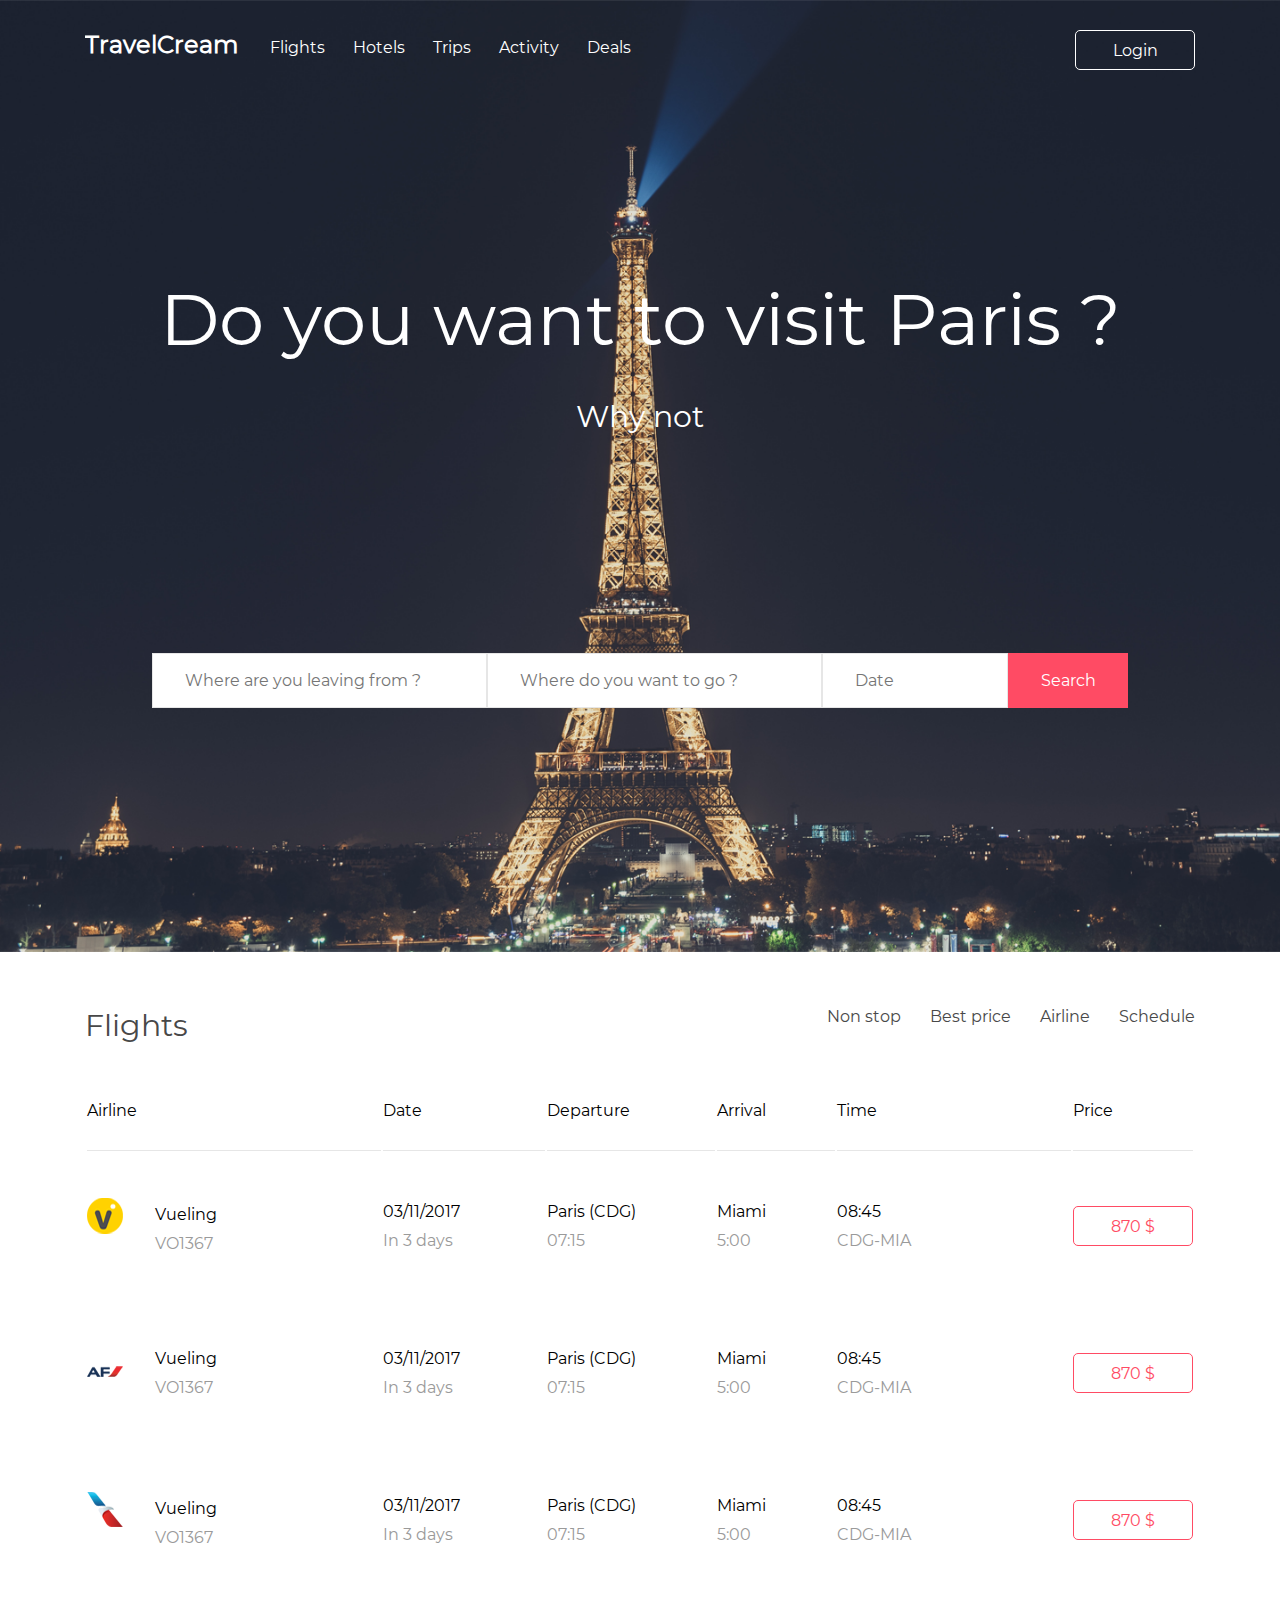
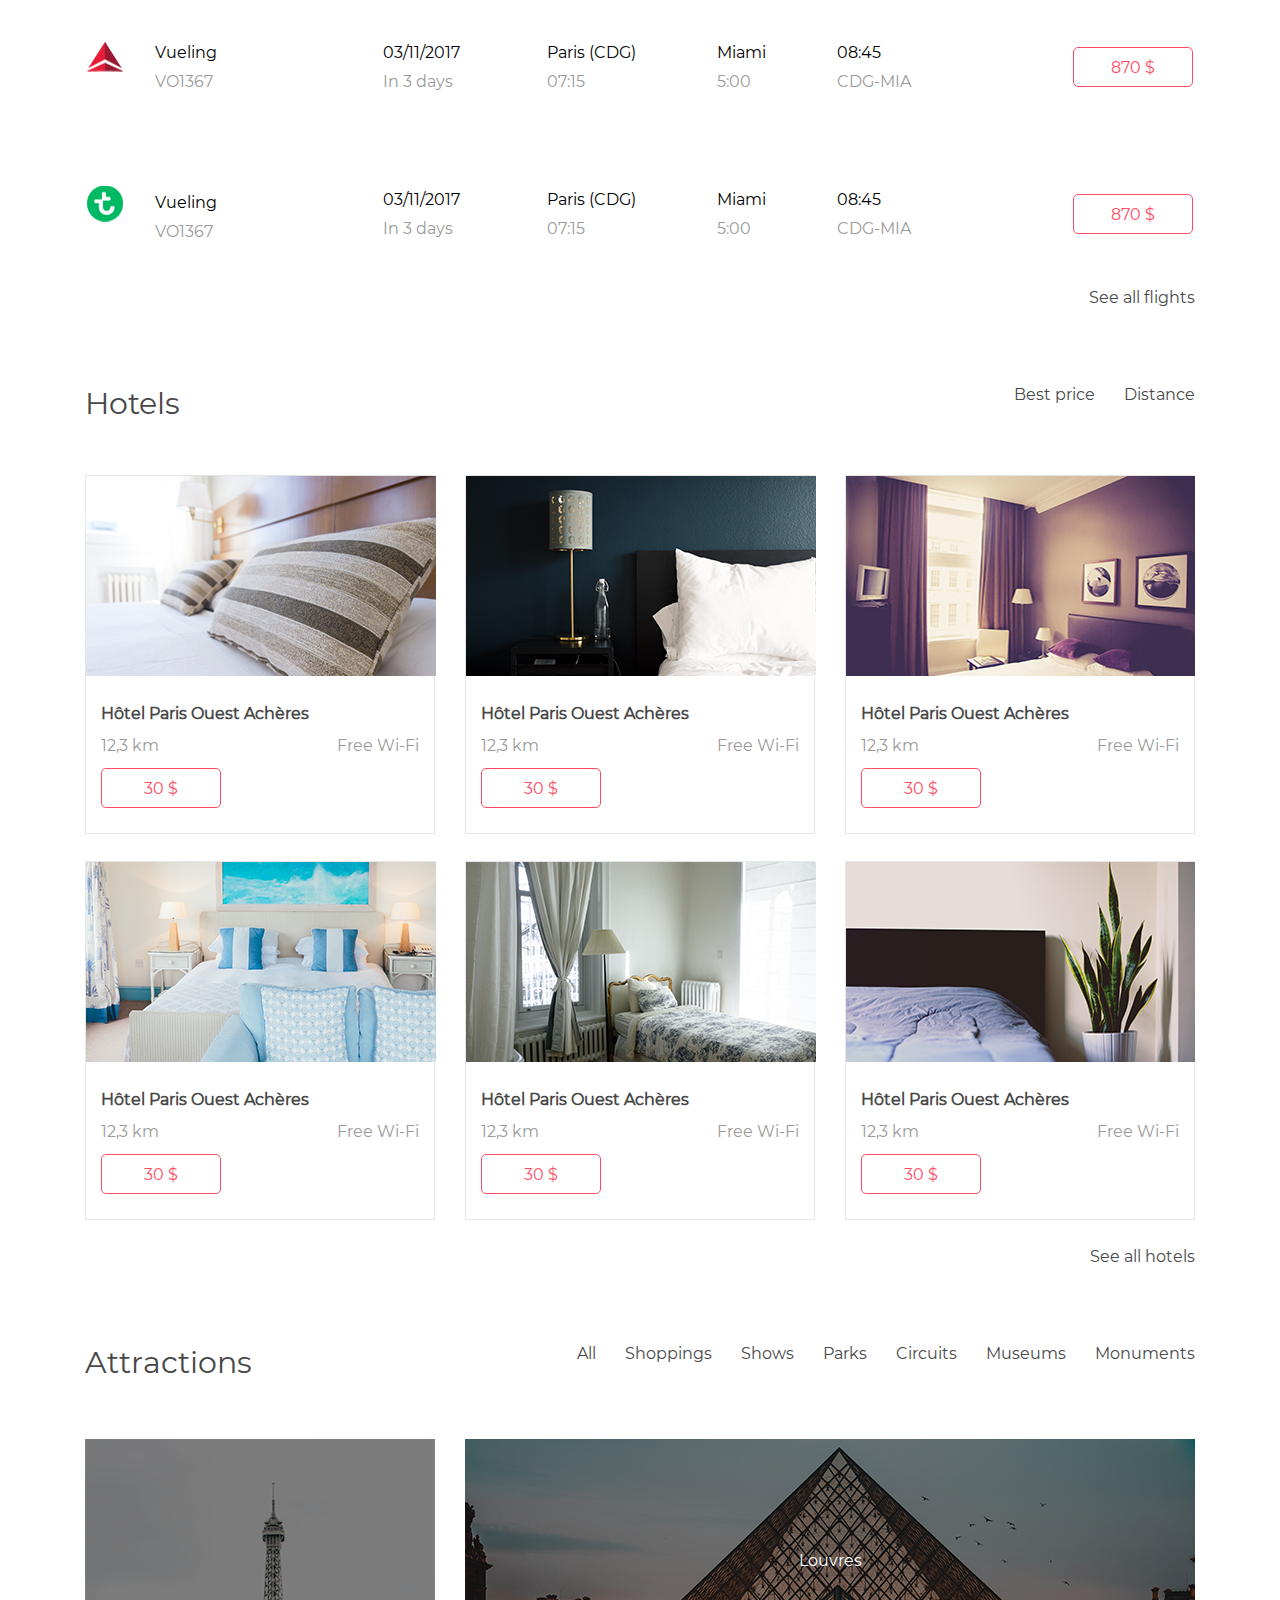
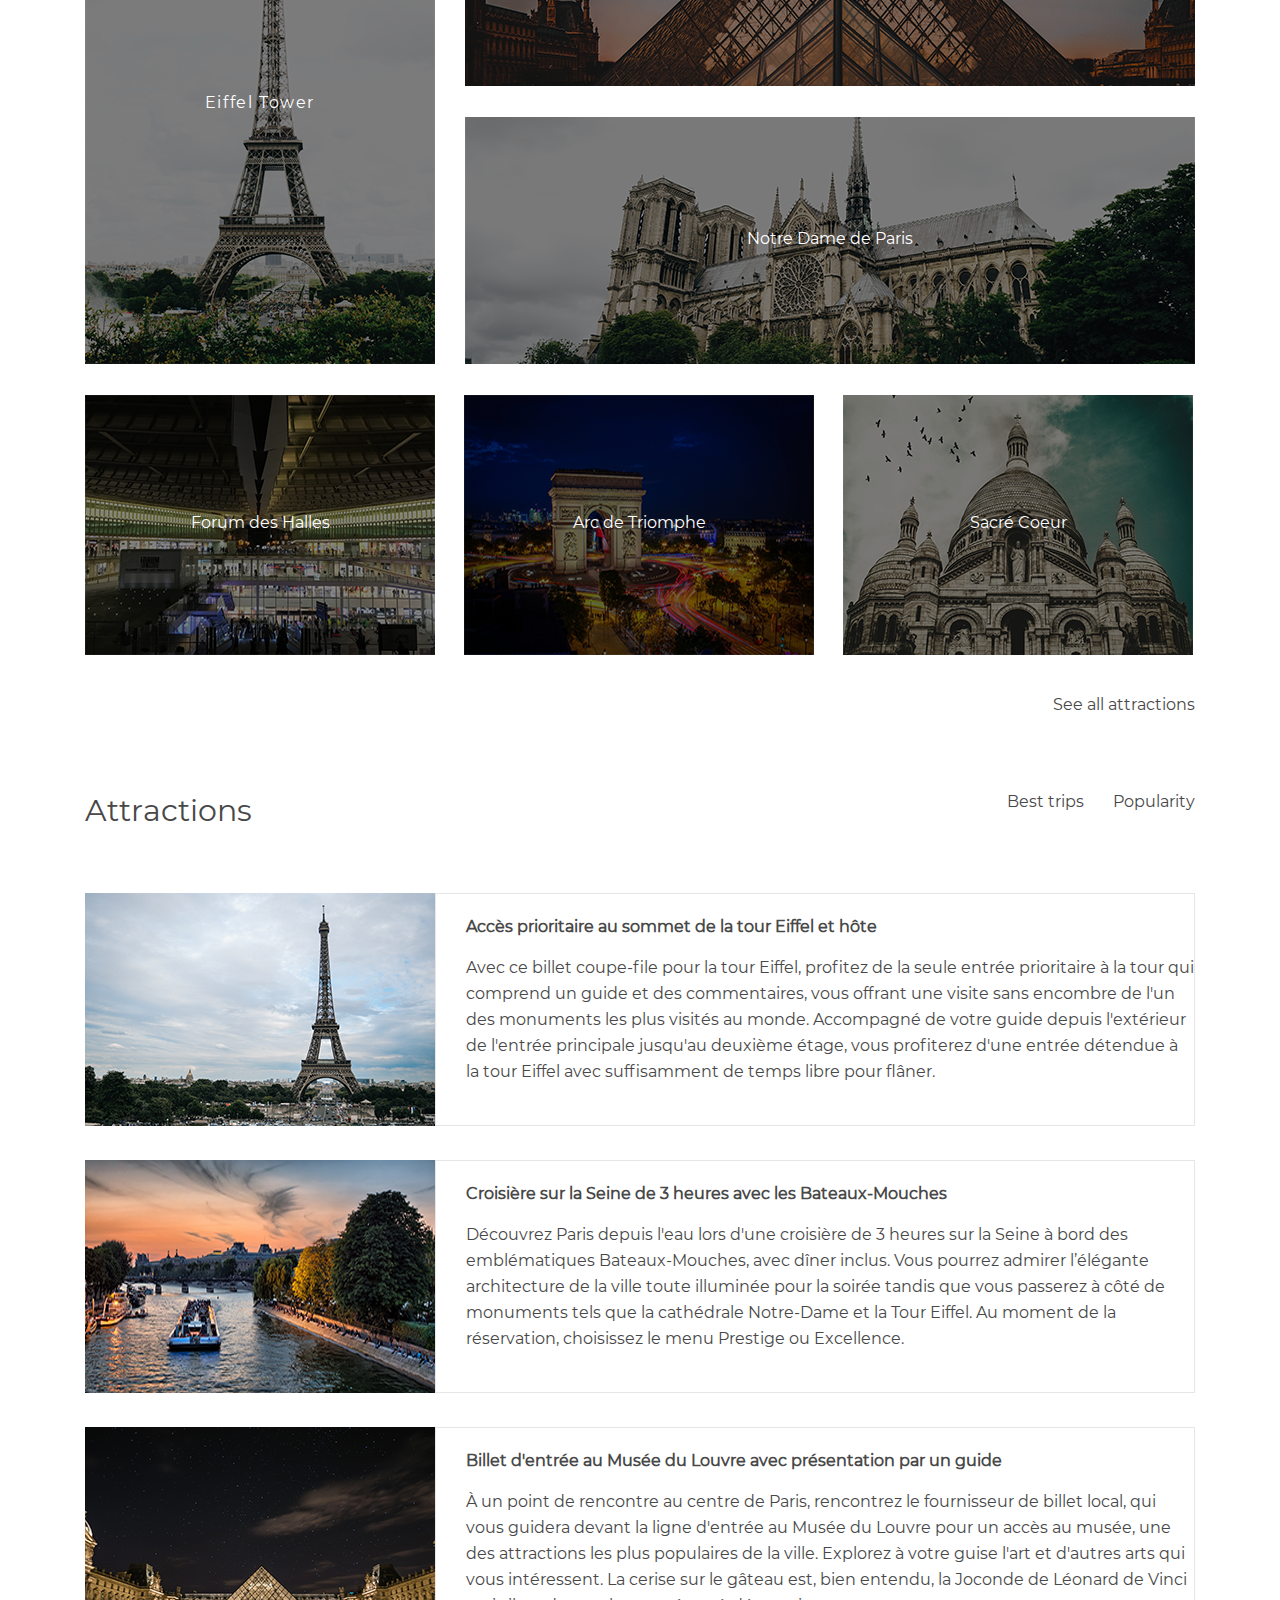
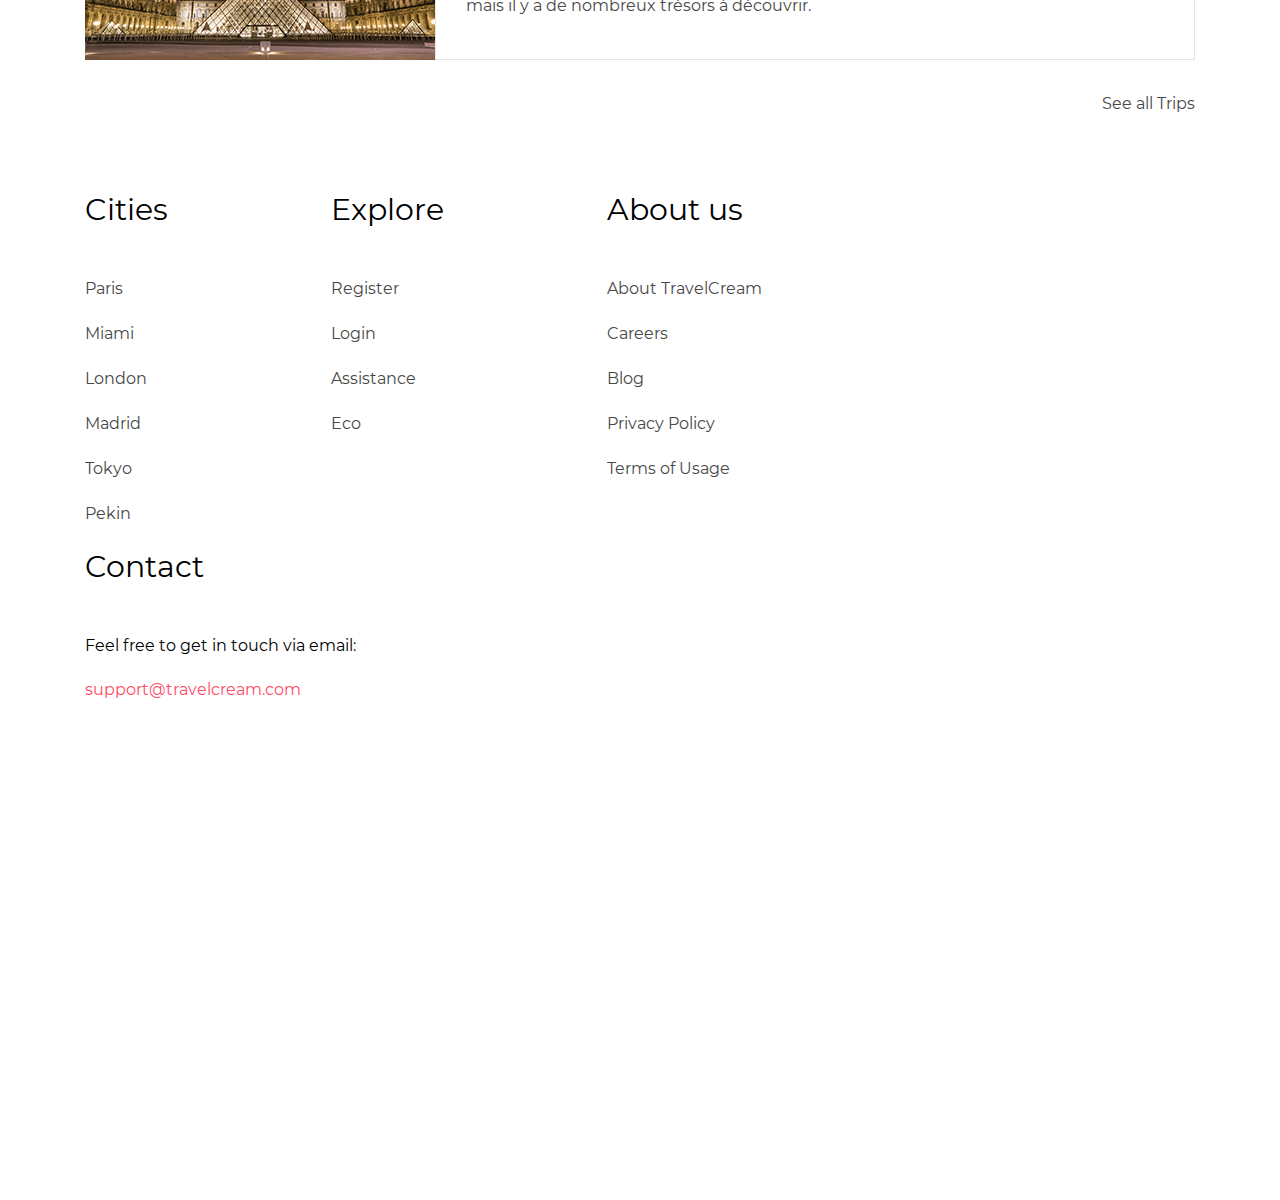
<file: Мой вариант лендинга/index.html>
<!DOCTYPE html>
<html lang="en">

<head>
    <meta charset="UTF-8">
    <title>TravelCream</title>
    <link rel="stylesheet" href="style.css">
</head>

<body>
    <header class="header">
        <div class="container">
            <div class="header-left">
                <a class="header-logo" href="#">TravelCream</a>
                <nav class="nav-menu">
                    <ul>
                        <li><a href="#">Flights</a></li>
                        <li><a href="#">Hotels</a></li>
                        <li><a href="#">Trips</a></li>
                        <li><a href="#">Activity</a></li>
                        <li><a href="#">Deals</a></li>
                    </ul>
                </nav>
            </div>
            <div class="header-right">
                <button><a href="#">Login</a></button>
            </div>
        </div>
    </header>
    <section class="first-section">
        <div class="container">
            <h1 class="first-section-heading">Do you want to visit Paris ?</h1>
            <p class="first-section-paragraph">Why not</p>
        </div>
        <form action="POST" class="main-form">
            <input type="text" placeholder="Where are you leaving from ?">
            <input type="text" placeholder="Where do you want to go ?">
            <input type="text" placeholder="Date">
            <button class="search">Search</button>
        </form>

    </section>
    <section class="flights">
        <div class="container">
            <div class="flights-top clearfix">
                <h2 class="flights-heading">Flights</h2>
                <div class="flights-nav">
                    <ul>
                        <li><a href="#">Non stop</a></li>
                        <li><a href="#">Best price</a></li>
                        <li><a href="#">Airline</a></li>
                        <li><a href="#">Schedule</a></li>
                    </ul>
                </div>
            </div>
            <div class="table-block">
                <table>
                    <thead>
                        <tr>
                            <td>Airline</td>
                            <td>Date</td>
                            <td>Departure</td>
                            <td>Arrival</td>
                            <td>Time</td>
                            <td>Price</td>
                        </tr>
                    </thead>
                    <tbody>
                        <tr>
                            <td>

                                <img class="table-img" src="img/vueling.png" alt="">
                                <div class="table-text-airline">
                                    <span class="airline-name">Vueling</span>
                                    <span class="airline-number">VO1367</span>
                                </div>


                            </td>
                            <td>
                                <div class="table-text">
                                    <span class="airline-name">03/11/2017</span>
                                    <span class="airline-number">In 3 days</span>
                                </div>

                            </td>
                            <td>
                                <div class="table-text">
                                    <span class="airline-name">Paris (CDG)</span>
                                    <span class="airline-number">07:15</span>
                                </div>
                            </td>
                            <td>
                                <div class="table-text">
                                    <span class="airline-name">Miami</span>
                                    <span class="airline-number">5:00</span>
                                </div>

                            </td>
                            <td>
                                <div class="table-text">
                                    <span class="airline-name">08:45</span>
                                    <span class="airline-number">CDG-MIA</span>
                                </div>

                            </td>
                            <td>
                                <button class="table-button">870 $</button>
                            </td>
                        </tr>
                        <tr>
                            <td>

                                <img class="table-img" src="img/AF.png" alt="">
                                <div class="table-text-airline">
                                    <span class="airline-name">Vueling</span>
                                    <span class="airline-number">VO1367</span>
                                </div>


                            </td>
                            <td>
                                <div class="table-text">
                                    <span class="airline-name">03/11/2017</span>
                                    <span class="airline-number">In 3 days</span>
                                </div>

                            </td>
                            <td>
                                <div class="table-text">
                                    <span class="airline-name">Paris (CDG)</span>
                                    <span class="airline-number">07:15</span>
                                </div>
                            </td>
                            <td>
                                <div class="table-text">
                                    <span class="airline-name">Miami</span>
                                    <span class="airline-number">5:00</span>
                                </div>

                            </td>
                            <td>
                                <div class="table-text">
                                    <span class="airline-name">08:45</span>
                                    <span class="airline-number">CDG-MIA</span>
                                </div>

                            </td>
                            <td>
                                <button class="table-button">870 $</button>
                            </td>
                        </tr>
                        <tr>
                            <td>

                                <img class="table-img" src="img/AA.png" alt="">
                                <div class="table-text-airline">
                                    <span class="airline-name">Vueling</span>
                                    <span class="airline-number">VO1367</span>
                                </div>


                            </td>
                            <td>
                                <div class="table-text">
                                    <span class="airline-name">03/11/2017</span>
                                    <span class="airline-number">In 3 days</span>
                                </div>

                            </td>
                            <td>
                                <div class="table-text">
                                    <span class="airline-name">Paris (CDG)</span>
                                    <span class="airline-number">07:15</span>
                                </div>
                            </td>
                            <td>
                                <div class="table-text">
                                    <span class="airline-name">Miami</span>
                                    <span class="airline-number">5:00</span>
                                </div>

                            </td>
                            <td>
                                <div class="table-text">
                                    <span class="airline-name">08:45</span>
                                    <span class="airline-number">CDG-MIA</span>
                                </div>

                            </td>
                            <td>
                                <button class="table-button">870 $</button>
                            </td>
                        </tr>
                        <tr>
                            <td>

                                <img class="table-img" src="img/Delta.png" alt="">
                                <div class="table-text-airline">
                                    <span class="airline-name">Vueling</span>
                                    <span class="airline-number">VO1367</span>
                                </div>


                            </td>
                            <td>
                                <div class="table-text">
                                    <span class="airline-name">03/11/2017</span>
                                    <span class="airline-number">In 3 days</span>
                                </div>

                            </td>
                            <td>
                                <div class="table-text">
                                    <span class="airline-name">Paris (CDG)</span>
                                    <span class="airline-number">07:15</span>
                                </div>
                            </td>
                            <td>
                                <div class="table-text">
                                    <span class="airline-name">Miami</span>
                                    <span class="airline-number">5:00</span>
                                </div>

                            </td>
                            <td>
                                <div class="table-text">
                                    <span class="airline-name">08:45</span>
                                    <span class="airline-number">CDG-MIA</span>
                                </div>

                            </td>
                            <td>
                                <button class="table-button">870 $</button>
                            </td>
                        </tr>
                        <tr>
                            <td>

                                <img class="table-img" src="img/Transavia.png" alt="">
                                <div class="table-text-airline">
                                    <span class="airline-name">Vueling</span>
                                    <span class="airline-number">VO1367</span>
                                </div>


                            </td>
                            <td>
                                <div class="table-text">
                                    <span class="airline-name">03/11/2017</span>
                                    <span class="airline-number">In 3 days</span>
                                </div>

                            </td>
                            <td>
                                <div class="table-text">
                                    <span class="airline-name">Paris (CDG)</span>
                                    <span class="airline-number">07:15</span>
                                </div>
                            </td>
                            <td>
                                <div class="table-text">
                                    <span class="airline-name">Miami</span>
                                    <span class="airline-number">5:00</span>
                                </div>

                            </td>
                            <td>
                                <div class="table-text">
                                    <span class="airline-name">08:45</span>
                                    <span class="airline-number">CDG-MIA</span>
                                </div>

                            </td>
                            <td>
                                <button class="table-button">870 $</button>
                            </td>
                        </tr>
                    </tbody>
                </table>
            </div>
            <h3 class="see-all-items-heading"><a href="#">See all flights</a></h3>
        </div>

    </section>
    <section class="hotels">
        <div class="container">
            <div class="flights-top clearfix">
                <h2 class="flights-heading">Hotels</h2>
                <div class="flights-nav">
                    <ul>
                        <li><a href="#">Best price</a></li>
                        <li><a href="#">Distance</a></li>
                    </ul>
                </div>
            </div>
            <div class="hotels-block">
                <div class="small-hotel-block">
                    <img class="hotel-image" src="img/Calque_2.png" alt="">
                    <div class="hotel-text">
                        <h3 class="hotel-heading">Hôtel Paris Ouest Achères</h3>
                        <div class="hotel-props">
                            <div class="distance">12,3 km</div>
                            <div class="wi-fi">Free Wi-Fi</div>
                        </div>

                        <button class="hotel-button">30 $</button>
                    </div>

                </div>
                <div class="small-hotel-block">
                    <img class="hotel-image" src="img/Calque_3.png" alt="">
                    <div class="hotel-text">
                        <h3 class="hotel-heading">Hôtel Paris Ouest Achères</h3>
                        <div class="hotel-props">
                            <div class="distance">12,3 km</div>
                            <div class="wi-fi">Free Wi-Fi</div>
                        </div>

                        <button class="hotel-button">30 $</button>
                    </div>
                </div>
                <div class="small-hotel-block">
                    <img class="hotel-image" src="img/Calque_4.png" alt="">
                    <div class="hotel-text">
                        <h3 class="hotel-heading">Hôtel Paris Ouest Achères</h3>
                        <div class="hotel-props">
                            <div class="distance">12,3 km</div>
                            <div class="wi-fi">Free Wi-Fi</div>
                        </div>

                        <button class="hotel-button">30 $</button>
                    </div>
                </div>
                <div class="small-hotel-block">
                    <img class="hotel-image" src="img/Calque_5.png" alt="">
                    <div class="hotel-text">
                        <h3 class="hotel-heading">Hôtel Paris Ouest Achères</h3>
                        <div class="hotel-props">
                            <div class="distance">12,3 km</div>
                            <div class="wi-fi">Free Wi-Fi</div>
                        </div>

                        <button class="hotel-button">30 $</button>
                    </div>
                </div>
                <div class="small-hotel-block">
                    <img class="hotel-image" src="img/Calque_6.png" alt="">
                    <div class="hotel-text">
                        <h3 class="hotel-heading">Hôtel Paris Ouest Achères</h3>
                        <div class="hotel-props">
                            <div class="distance">12,3 km</div>
                            <div class="wi-fi">Free Wi-Fi</div>
                        </div>

                        <button class="hotel-button">30 $</button>
                    </div>
                </div>
                <div class="small-hotel-block">
                    <img class="hotel-image" src="img/Calque_7.png" alt="">
                    <div class="hotel-text">
                        <h3 class="hotel-heading">Hôtel Paris Ouest Achères</h3>
                        <div class="hotel-props">
                            <div class="distance">12,3 km</div>
                            <div class="wi-fi">Free Wi-Fi</div>
                        </div>

                        <button class="hotel-button">30 $</button>
                    </div>
                </div>
            </div>
            <h3 class="see-all-items-heading"><a href="#">See all hotels</a></h3>
        </div>
    </section>
    <section class="attractions">
        <div class="container">
            <div class="flights-top clearfix">
                <h2 class="flights-heading">Attractions</h2>
                <div class="flights-nav">
                    <ul>
                        <li><a href="#">All</a></li>
                        <li><a href="#">Shoppings</a></li>
                        <li><a href="#">Shows</a></li>
                        <li><a href="#">Parks</a></li>
                        <li><a href="#">Circuits</a></li>
                        <li><a href="#">Museums</a></li>
                        <li><a href="#">Monuments</a></li>
                    </ul>
                </div>
            </div>
            <div class="attractions-block">
                <div class="top-images">
                    <div class="first-image-left">
                        <h4 class="attraction-heading">Eiffel Tower</h4>

                    </div>
                    <div class="right-images">
                        <div class="attraction-image-right-first">
                            <h4 class="attraction-heading-right">Louvres</h4>
                        </div>
                        <div class="attraction-image-rights-second">
                            <h4 class="attraction-heading-right">Notre Dame de Paris</h4>
                        </div>
                    </div>
                </div>

                <div class="inline-images">
                    <div class="first-inline">
                        <h4 class="inline-headings">Forum des Halles</h4>
                    </div>
                    <div class="second-inline">
                        <h4 class="inline-headings">Arc de Triomphe</h4>
                    </div>
                    <div class="third-inline">
                        <h4 class="inline-headings">Sacré Coeur</h4>
                    </div>
                </div>
            </div>
            <h3 class="see-all-items-heading"><a href="#">See all attractions</a></h3>
        </div>


    </section>
    <section class="trips">
        <div class="container">
            <div class="flights-top clearfix">
                <h2 class="flights-heading">Attractions</h2>
                <div class="flights-nav">
                    <ul>
                        <li><a href="#">Best trips</a></li>
                        <li><a href="#">Popularity</a></li>
                    </ul>
                </div>
            </div>
            <div class="trips-block">
                <article class="trip-article">
                    <div class="article-image">
                        <img src="img/Calque_15.png" alt="">
                    </div>
                    <div class="article-text">
                        <h3>Accès prioritaire au sommet de la tour Eiffel et hôte</h3>
                        <p>Avec ce billet coupe-file pour la tour Eiffel, profitez de la seule entrée prioritaire à la tour qui comprend un guide et des commentaires, vous offrant une visite sans encombre de l'un des monuments les plus visités au monde.
                            Accompagné de votre guide depuis l'extérieur de l'entrée principale jusqu'au deuxième étage, vous profiterez d'une entrée détendue à la tour Eiffel avec suffisamment de temps libre pour flâner. </p>
                    </div>
                </article>
                <article class="trip-article">
                    <div class="article-image">
                        <img src="img/Calque_14.png" alt="">
                    </div>
                    <div class="article-text">
                        <h3>Croisière sur la Seine de 3 heures avec les Bateaux-Mouches</h3>
                        <p>Découvrez Paris depuis l'eau lors d'une croisière de 3 heures sur la Seine à bord des emblématiques Bateaux-Mouches, avec dîner inclus. Vous pourrez admirer l’élégante architecture de la ville toute illuminée pour la soirée tandis
                            que vous passerez à côté de monuments tels que la cathédrale Notre-Dame et la Tour Eiffel. Au moment de la réservation, choisissez le menu Prestige ou Excellence.</p>
                    </div>
                </article>
                <article class="trip-article">
                    <div class="article-image">
                        <img src="img/Calque_16.png" alt="">
                    </div>
                    <div class="article-text">
                        <h3>Billet d'entrée au Musée du Louvre avec présentation par un guide</h3>
                        <p>À un point de rencontre au centre de Paris, rencontrez le fournisseur de billet local, qui vous guidera devant la ligne d'entrée au Musée du Louvre pour un accès au musée, une des attractions les plus populaires de la ville. Explorez
                            à votre guise l'art et d'autres arts qui vous intéressent. La cerise sur le gâteau est, bien entendu, la Joconde de Léonard de Vinci mais il y a de nombreux trésors à découvrir.</p>
                    </div>
                </article>
            </div>
            <h3 class="see-all-items-heading"><a href="#">See all Trips</a></h3>
        </div>

    </section>
    <footer class="footer">
        <div class="container">
            <div class="footer-column">
                <div class="footer-title">Cities</div>
                <div class="footer-nav">
                    <ul>
                        <li><a href="#">Paris</a></li>
                        <li><a href="#">Miami</a></li>
                        <li><a href="#">London</a></li>
                        <li><a href="#">Madrid</a></li>
                        <li><a href="#">Tokyo</a></li>
                        <li><a href="#">Pekin</a></li>
                    </ul>
                </div>
            </div>
            <div class="footer-column">
                <div class="footer-title">Explore</div>
                <div class="footer-nav">
                    <ul>
                        <li><a href="#">Register</a></li>
                        <li><a href="#">Login</a></li>
                        <li><a href="#">Assistance</a></li>
                        <li><a href="#">Eco</a></li>
                    </ul>
                </div>
            </div>
            <div class="footer-column">
                <div class="footer-title">About us</div>
                <div class="footer-nav">
                    <ul>
                        <li><a href="#">About TravelCream</a></li>
                        <li><a href="#">Careers</a></li>
                        <li><a href="#">Blog</a></li>
                        <li><a href="#">Privacy Policy</a></li>
                        <li><a href="#">Terms of Usage</a></li>
                    </ul>
                </div>
            </div>
            <div class="footer-column">
                <div class="footer-title">Contact</div>
                <p>Feel free to get in touch via email:</p>
                <div><a class="footer-link" href="#">support@travelcream.com</a></div>
            </div>
        </div>
    </footer>
</body>

</html>
</file>
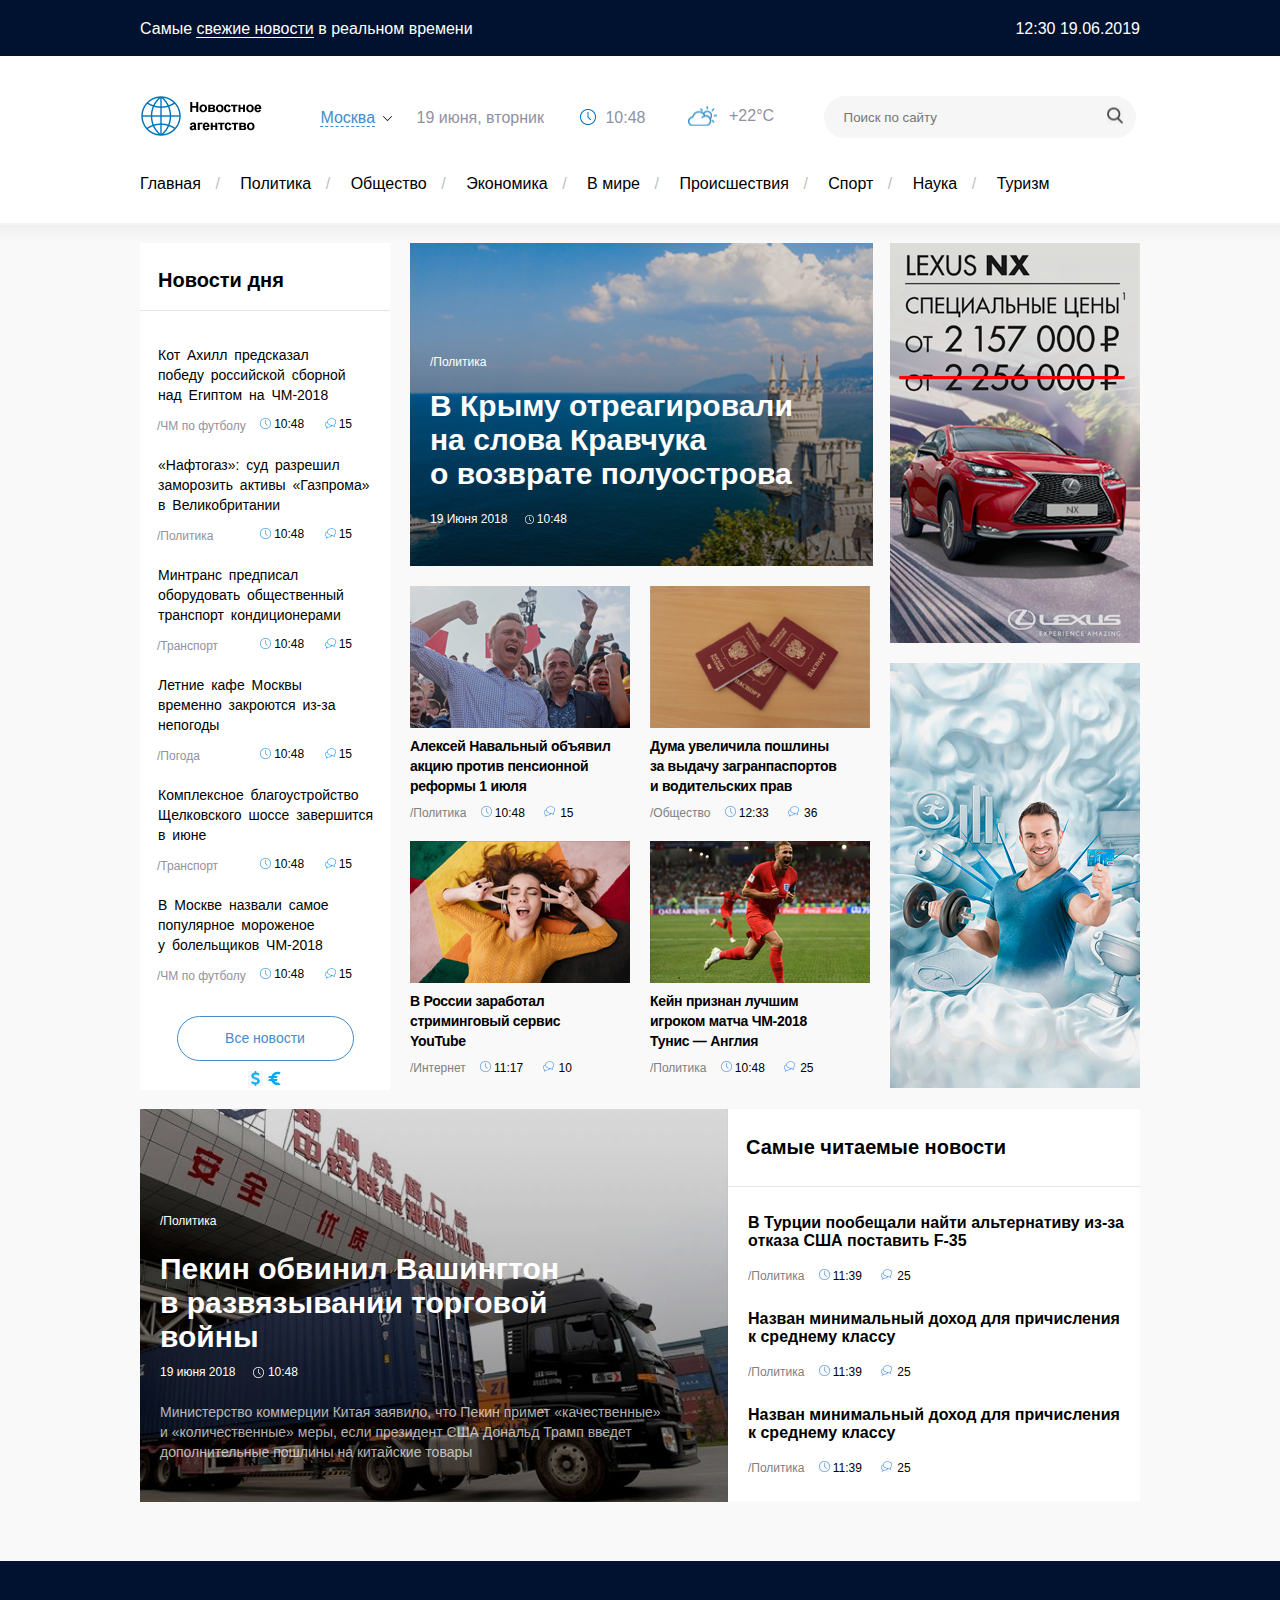
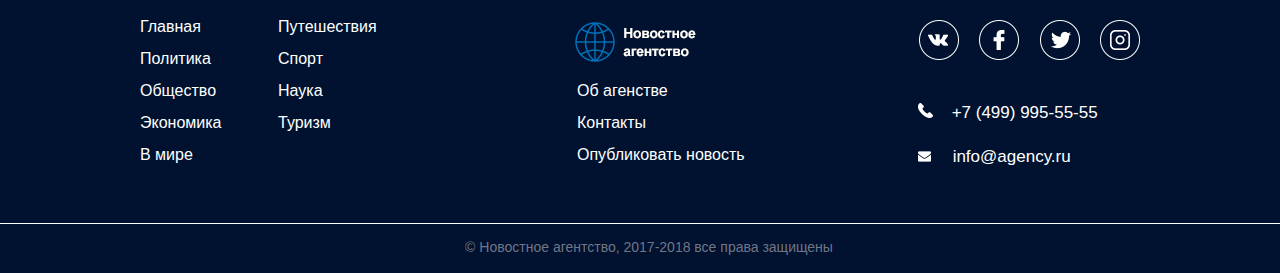
<file: Новостное агенство/index.html>
<!DOCTYPE html>
<html lang="ru">

<head>
    <title>Новостное агентство</title>
    <meta charset="utf-8">
    <link rel="stylesheet" href="styles.css">
    <script src="jquery-3.4.1.min.js"></script>
    <script src="script.js"></script>
</head>

<body>
    <div class="black-bar">
        <div class="fixed-container">
            <h1>Самые <a href="#">свежие новости</a> в реальном времени</h1>
            <time datetime="2019-06-19T12:30" class="datetime">12:30 19.06.2019</time>
        </div>
    </div>
    <header>
        <div class="fixed-container">
            <div class="container">
                <div class="left">

                    <a href="#" class="logo" aria-label="logo"><img src="img/logo.png" alt="Логотип"></a>

                    <a class="city-link" href="#"><span>Москва</span></a>
                    <time datetime="2019-06-19T10:48" class="header_date">
                            <span class="date">19 июня, вторник</span>
                            <span class="time">10:48</span>
                    </time>
                </div>
                <div class="right">
                    <span class="temp">+22&#176;C</span>
                    <form class="search">
                        <input class="searchplace" type="text" name="search" placeholder="Поиск по сайту">
                        <button class="search-button"></button>
                    </form>
                </div>
            </div>
            <nav class="menu">
                <ul>
                    <li><a href="#">Главная</a></li>
                    <li><a href="#">Политика</a></li>
                    <li><a href="#">Общество</a></li>
                    <li><a href="#">Экономика</a></li>
                    <li><a href="#">В мире</a></li>
                    <li><a href="#">Происшествия</a></li>
                    <li><a href="#">Спорт</a></li>
                    <li><a href="#">Наука</a></li>
                    <li><a href="#">Туризм</a></li>
                </ul>
            </nav>
        </div>



        <div class="central-container">
            <div class="fixed-container">
                <section class="column-left">
                    <h2 class="left_h2">Новости дня</h2>
                    <article class="left_article">

                        <h3>Кот Ахилл предсказал<br> победу российской сборной<br> над Египтом на ЧМ-2018</h3>

                        <div class="news-item-props">
                            <a href="#" class="category">/ЧМ по футболу</a>
                            <div class="news_item_props_right">
                                <time class="news-time">10:48</time>
                                <span class="news-comments-count">15</span>
                            </div>
                        </div>
                    </article>
                    <article class="left_article">


                        <h3>«Нафтогаз»: суд разрешил заморозить активы «Газпрома»<br> в Великобритании</h3>

                        <div class="news-item-props">
                            <a href="#" class="category">/Политика</a>
                            <div class="news_item_props_right">
                                <time class="news-time">10:48</time>
                                <span class="news-comments-count">15</span>
                            </div>
                        </div>
                    </article>
                    <article class="left_article">

                        <h3>Минтранс предписал<br> оборудовать общественный транспорт кондиционерами</h3>

                        <div class="news-item-props">
                            <a href="#" class="category">/Транспорт</a>
                            <div class="news_item_props_right">
                                <time class="news-time">10:48</time>
                                <span class="news-comments-count">15</span>
                            </div>
                        </div>
                    </article>
                    <article class="left_article">

                        <h3>Летние кафе Москвы<br> временно закроются из-за непогоды</h3>

                        <div class="news-item-props">
                            <a href="#" class="category">/Погода</a>
                            <div class="news_item_props_right">
                                <time class="news-time">10:48</time>
                                <span class="news-comments-count">15</span>
                            </div>
                        </div>
                    </article>
                    <article class="left_article">
                        <h3>Комплексное благоустройство Щелковского шоссе завершится<br> в июне</h3>
                        <div class="news-item-props">
                            <a href="#" class="category">/Транспорт</a>
                            <div class="news_item_props_right">
                                <time class="news-time">10:48</time>
                                <span class="news-comments-count">15</span>
                            </div>
                        </div>
                    </article>
                    <article class="left_article">

                        <h3>В Москве назвали самое популярное мороженое<br> у болельщиков ЧМ-2018</h3>

                        <div class="news-item-props">
                            <a href="#" class="category">/ЧМ по футболу</a>
                            <div class="news_item_props_right">
                                <time class="news-time">10:48</time>
                                <span class="news-comments-count">15</span>
                            </div>
                        </div>
                    </article>
                    <div class="news_button">
                        <a href="#" class="news-link">Все новости</a>
                    </div>
                    <div class="ruble-rate">
                        <div class="dollar">
                            <img class="dollar-image" src="img/kisspng-united-states-dollar-dollar-sign-computer-icons-eu-5b3f75ae036685.0645076715308855500139.jpg" alt="">
                            <!-- <span class="dollar-text"></span> -->
                        </div>
                        <div class="euro">
                            <img class="euro-image" src="img/41188-03a9f4.svg" alt="">
                            <!-- <span class="euro-text"></span> -->
                        </div>

                    </div>

                </section>
                <section class="column-center">
                    <h2 class="visually-hidden">Заголовок секции</h2>
                    <article class="big-news">
                        <img src="img/Layer_1.png" alt="">
                        <div class="text">
                            <a href="#" class="category1">/Политика</a>

                            <h3>В Крыму отреагировали<br> на слова Кравчука<br> о возврате полуострова</h3>

                            <time datetime="2018-06-19T10:48" class="props">
                                <span class="news-date">19 Июня 2018</span>
                                <span class="news-time1">10:48</span>
                            </time>
                        </div>
                    </article>
                    <div class="small-news">
                        <article class="small-block">
                            <img class="Layer" src="img/Layer_4.png" alt="Центральная картинка 1">
                            <div>
                                <h3>Алексей Навальный объявил<br> акцию против пенсионной<br> реформы 1 июля</h3>
                                <div class="small-block-news">
                                    <a href="#" class="category2">/Политика</a>
                                    <time class="news-time-center">10:48</time>
                                    <span class="news-comments-count-center">15</span>
                                </div>
                            </div>
                        </article>
                        <article class="small-block">
                            <img class="Layer" src="img/Layer_6.png" alt="Центральная картинка 2">
                            <div>
                                <h3>Дума увеличила пошлины <br> за выдачу загранпаспортов <br> и водительских прав</h3>
                                <div class="small-block-news">
                                    <a href="#" class="category2">/Общество</a>
                                    <time class="news-time-center">12:33</time>
                                    <span class="news-comments-count-center">36</span>
                                </div>
                            </div>
                        </article>
                        <article class="small-block">
                            <img class="Layer" src="img/Layer_7.png" alt="Центральная картинка 3">
                            <div>
                                <h3>В России заработал<br> стриминговый сервис<br> YouTube</h3>
                                <div class="small-block-news">
                                    <a href="#" class="category2">/Интернет</a>
                                    <time class="news-time-center">11:17</time>
                                    <span class="news-comments-count-center">10</span>
                                </div>
                            </div>
                        </article>
                        <article class="small-block">
                            <img class="Layer" src="img/Layer_8.png" alt="Центральная картинка 4">
                            <div>
                                <h3>Кейн признан лучшим <br> игроком матча ЧМ-2018<br> Тунис — Англия</h3>
                                <div class="small-block-news">
                                    <a href="#" class="category2">/Политика</a>
                                    <time class="news-time-center">10:48</time>
                                    <span class="news-comments-count-center">25</span>
                                </div>
                            </div>
                        </article>
                    </div>
                </section>
                <aside>
                    <img src="img/banner-1.png" alt="Первый баннер">
                    <img src="img/banner-2.png" alt="Второй баннер">
                </aside>
            </div>
        </div>
    </header>
    <main>
        <div class="fixed-container">
            <article class="special-news-left">
                <img src="img/Layer_12.png" alt="Центральная картинка 5">
                <div class="special-news-left-text">


                    <a href="#" class="category3">/Политика</a>
                    <h3>Пекин обвинил Вашингтон<br> в развязывании торговой<br> войны</h3>

                    <time datetime="2018-06-19T10:48" class="special-news-left-props">
                        <span class="news-date1">19 июня 2018</span>
                        <span class="news-time2">10:48</span>
                    </time>
                    <p>Министерство коммерции Китая заявило, что Пекин примет «качественные»<br> и «количественные» меры, если президент США Дональд Трамп введет<br> дополнительные пошлины на китайские товары</p>
                </div>
            </article>
            <section class="special-news-right">
                <h2>Самые читаемые новости</h2>
                <div class="special-news-right-text">
                    <article class="main_article">
                        <h3>В Турции пообещали найти альтернативу из-за отказа США поставить F-35</h3>
                        <div class="news-item-props-main">
                            <a href="#" class="category4">/Политика</a>
                            <div class="news-item-props-main-right">
                                <time class="news-time3">11:39</time>
                                <span class="news-comments-count-main">25</span>
                            </div>
                        </div>
                    </article>


                    <article class="main_article">
                        <h3>Назван минимальный доход для причисления <br> к среднему классу‍</h3>

                        <div class="news-item-props-main">
                            <a href="#" class="category4">/Политика</a>
                            <div class="news-item-props-main-right">
                                <time class="news-time3">11:39</time>
                                <span class="news-comments-count-main">25</span>
                            </div>
                        </div>
                    </article>
                    <article class="main_article">
                        <h3>Назван минимальный доход для причисления <br> к среднему классу‍</h3>
                        <div class="news-item-props-main">
                            <a href="#" class="category4">/Политика</a>
                            <div class="news-item-props-main-right">
                                <time class="news-time3">11:39</time>
                                <span class="news-comments-count-main">25</span>
                            </div>
                        </div>
                    </article>

                </div>

            </section>
        </div>


    </main>
    <footer>
        <div class="black-bar-footer">
            <div class="fixed-container">
                <nav class="footer_links">
                    <ul class="footer-1">
                        <li><a href="#">Главная</a></li>
                        <li><a href="#">Политика</a></li>
                        <li><a href="#">Общество</a></li>
                        <li><a href="#">Экономика</a></li>
                        <li><a href="#">В мире</a></li>
                        <li><a href="#">Путешествия</a></li>
                        <li><a href="#">Спорт</a></li>
                        <li><a href="#">Наука</a></li>
                        <li><a href="#">Туризм</a></li>
                    </ul>
                </nav>



                <div class="logo-footer">
                    <a href="#" class="logo_footer" aria-label="logo_footer"><img src="img/logo2.png" alt="Логотип в футере"></a>
                    <ul class="footer-2">
                        <li><a href="#">Об агенстве</a></li>
                        <li><a href="#">Контакты</a></li>
                        <li><a href="#">Опубликовать новость</a></li>
                    </ul>
                </div>

                <div class="footer-icons">
                    <ul class="social-icons">
                        <li>
                            <a href="#" class="vk-icon"></a>
                        </li>
                        <li>
                            <a href="#" class="facebook-icon"></a>
                        </li>
                        <li>
                            <a href="#" class="twitter-icon"></a>
                        </li>
                        <li>
                            <a href="#" class="instagram-icon"></a>
                        </li>
                    </ul>

                    <ul class="footer_links_right">
                        <li><a href="tel" class="phone-text">+7 (499) 995-55-55</a></li>
                        <li><a href="mailto" class="envelope-text">info@agency.ru</a></li>
                    </ul>



                </div>

            </div>
            <div class="copyright">
                <small class="foot">&copy; Новостное агентство, 2017-2018 все права защищены</small>
            </div>


        </div>


    </footer>
</body>

</html>
</file>
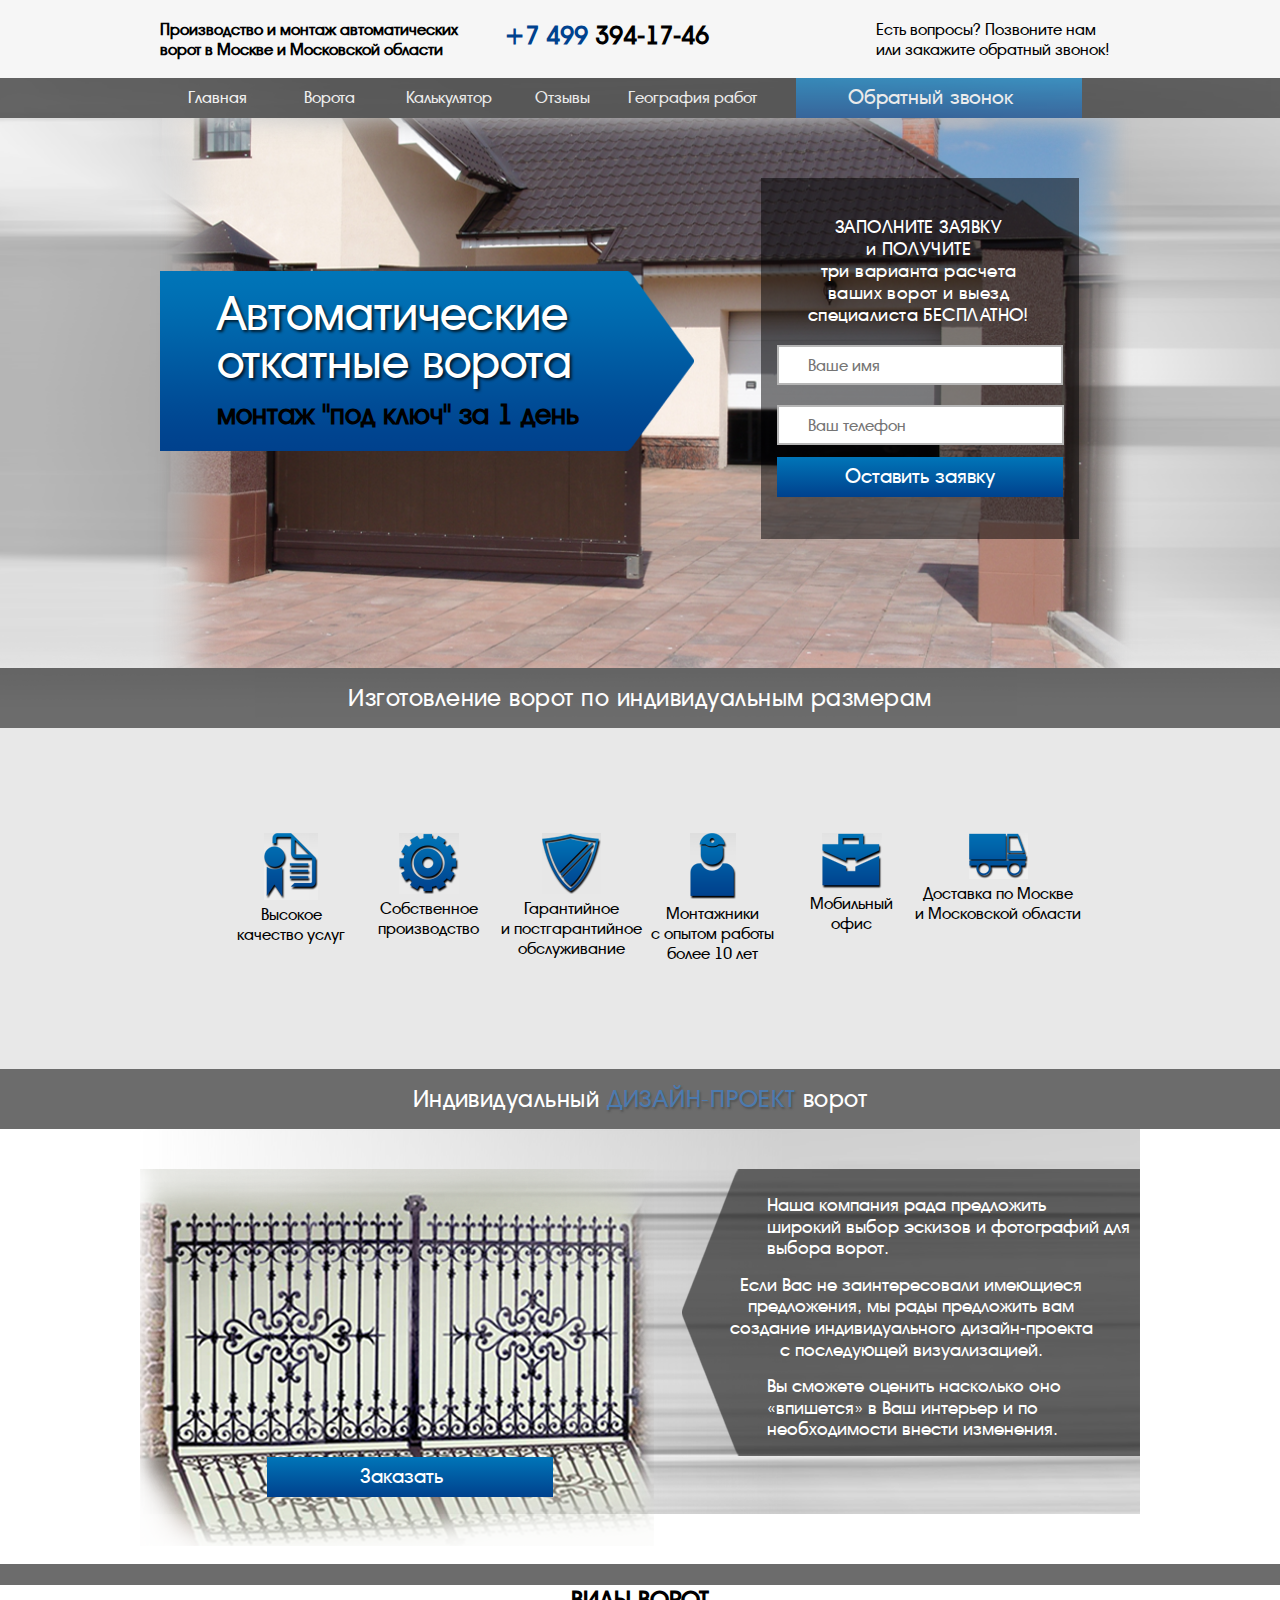
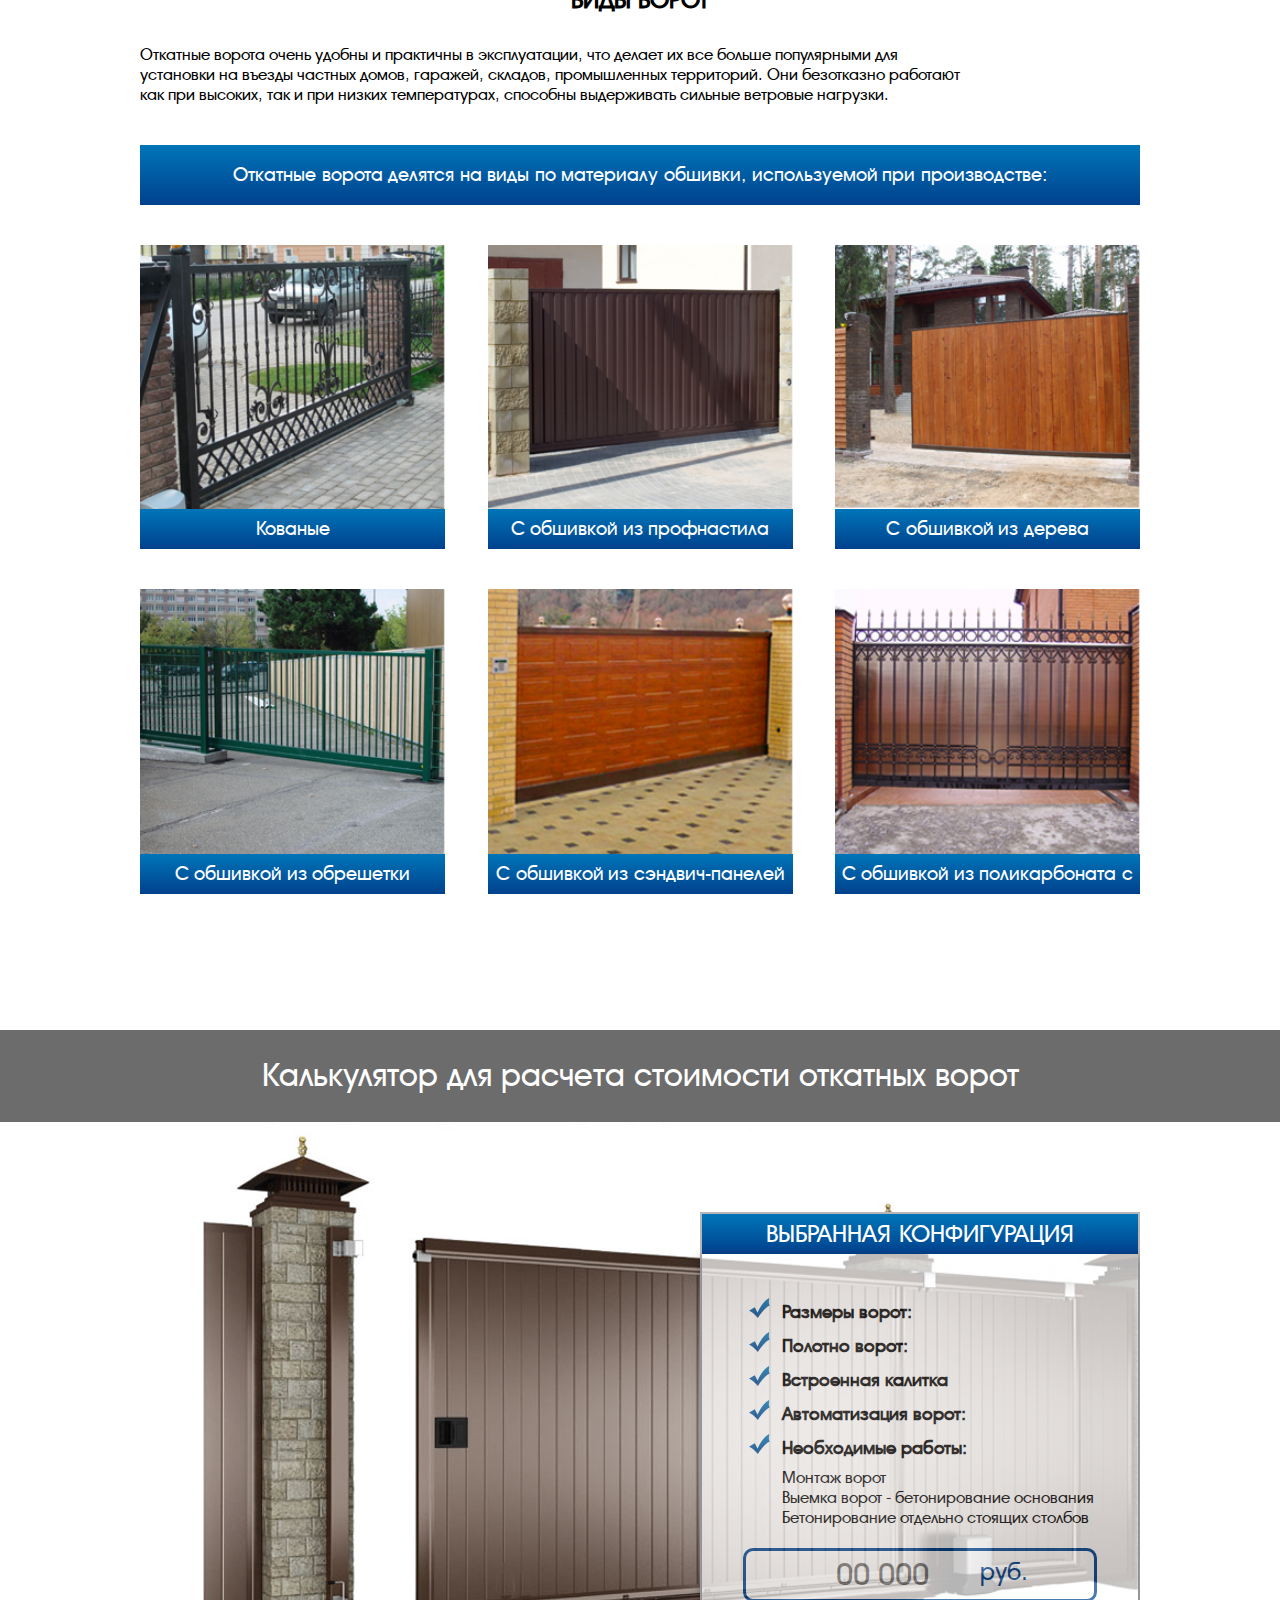
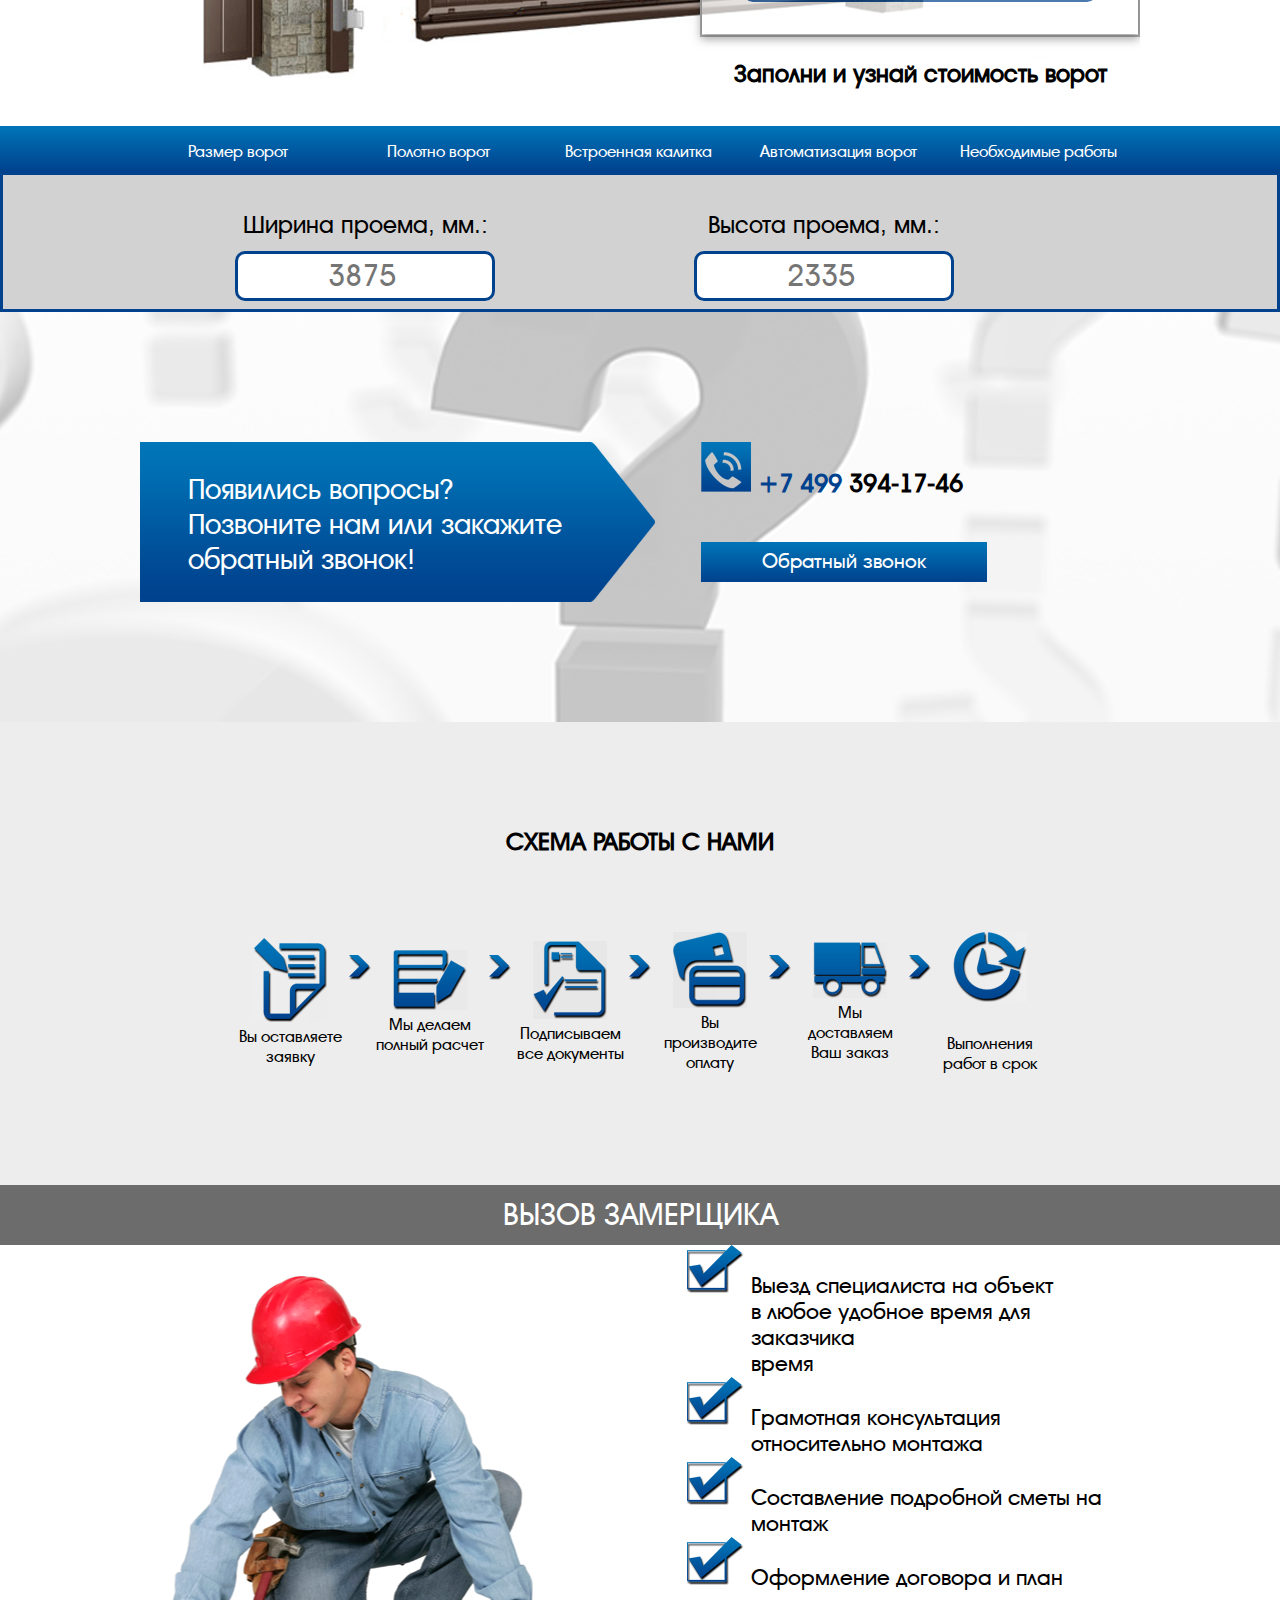
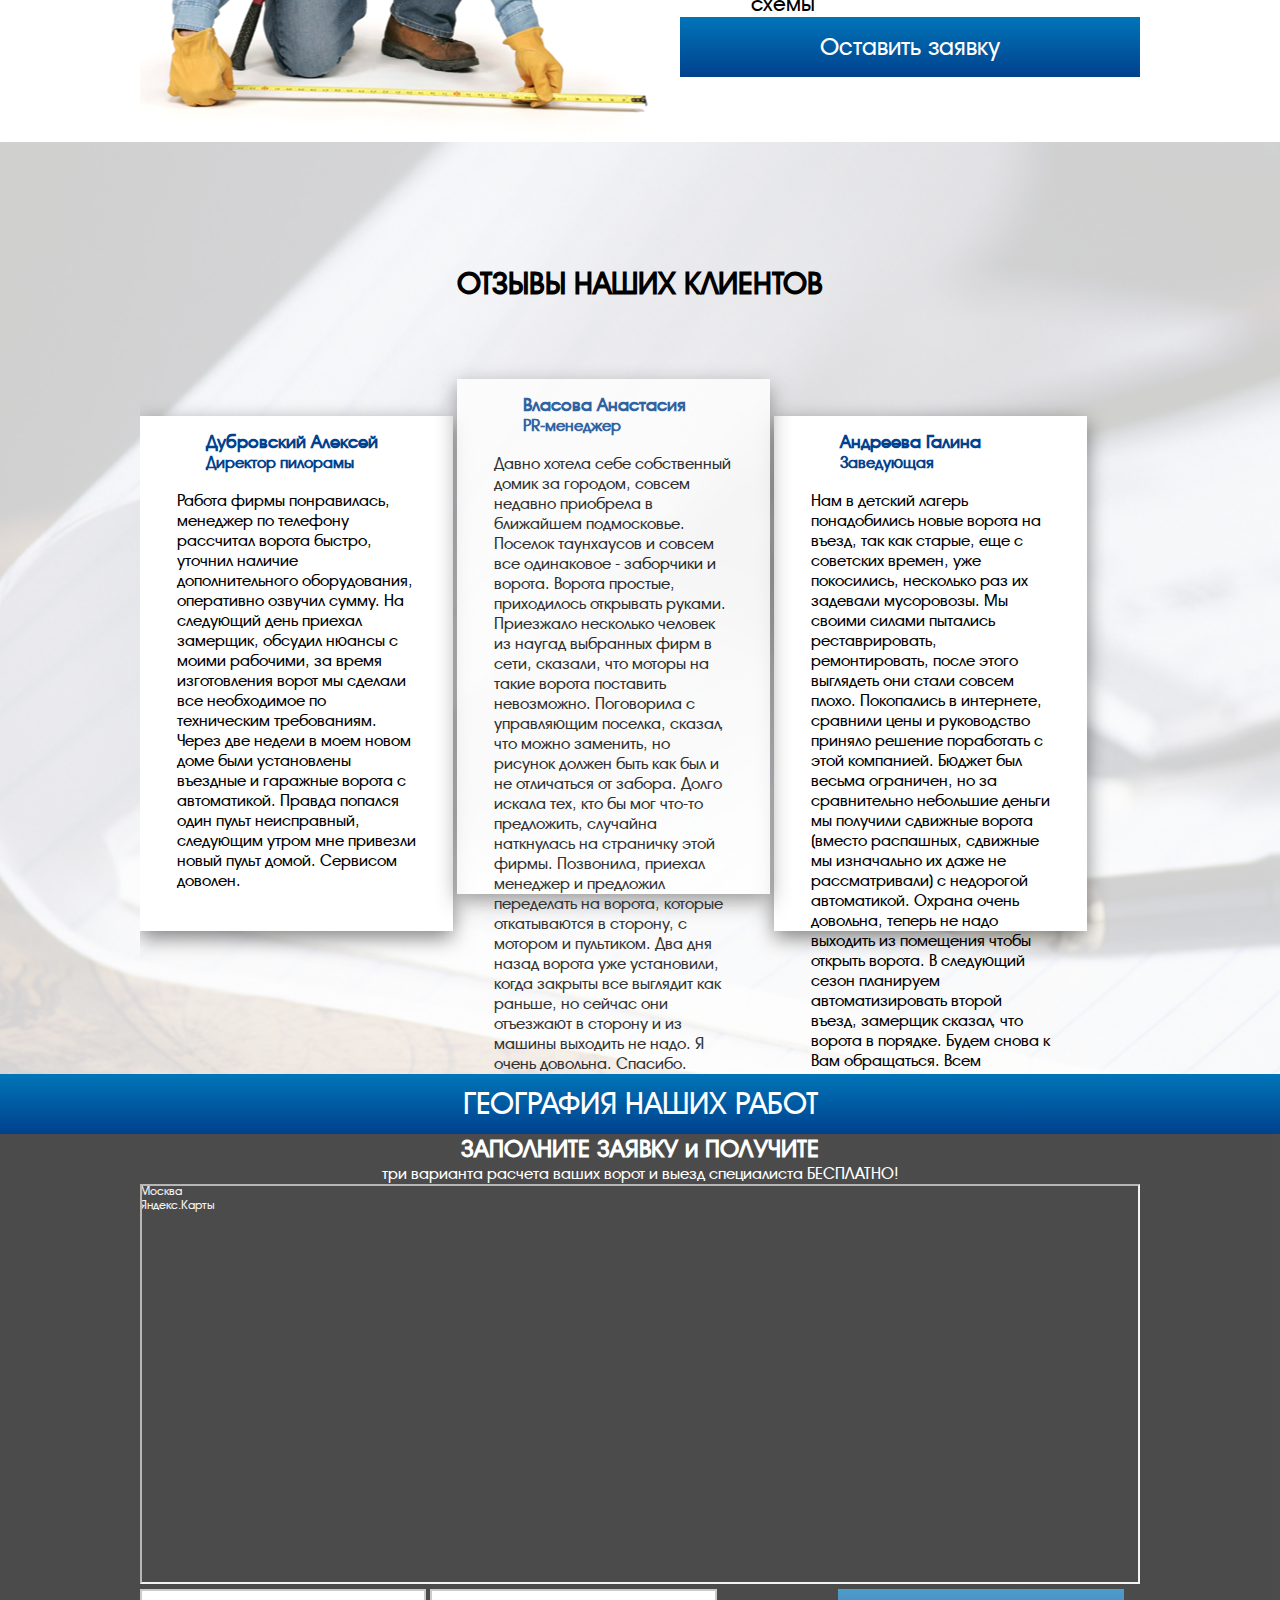
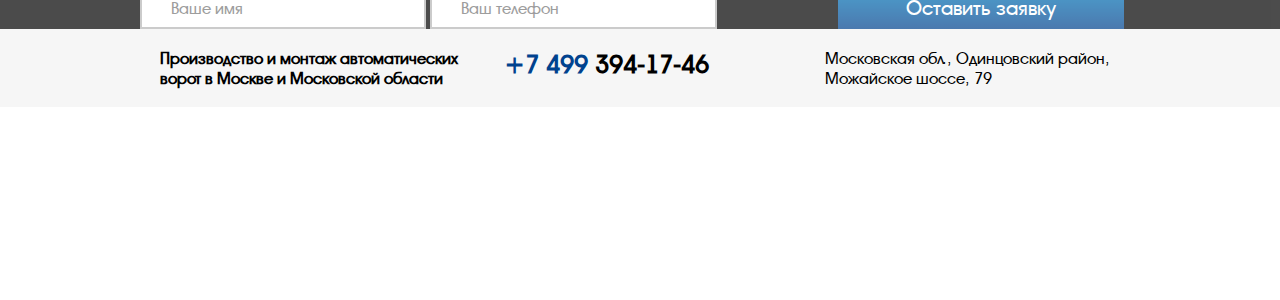
<file: Откатные ворота/index.html>
<!DOCTYPE html>
<html lang="ru">

<head>
    <meta charset="UTF-8">
    <title>Автоматические откатные ворота</title>
    <link rel="stylesheet" href="style.css">
    <script src="jquery-3.4.1.min.js"></script>
    <script src="script.js"></script>
</head>

<body>
    <div class="white-bar">
        <div class="fixed-container clearfix">
            <p class="paragraph-left">Производство и монтаж автоматических <br> ворот в Москве и Московской области</p>
            <div class="white-bar-phone-link">
                <a href="#"><span class="phone-link-blue">+7 499</span> 394-17-46</a>
            </div>
            <p class="paragraph-right">Есть вопросы? Позвоните нам <br> или закажите обратный звонок!</p>
        </div>
    </div>
    <header>
        <div class="nav-bar">
            <div class="fixed-container-nav clearfix">
                <nav class="nav-menu">
                    <ul>
                        <li><a href="#">Главная</a></li>
                        <li><a href="#">Ворота</a></li>
                        <li><a href="#">Калькулятор</a></li>
                        <li><a href="#">Отзывы</a></li>
                        <li><a href="#">География работ</a></li>
                    </ul>
                </nav>
                <button class="header-button">
                    <a href="#" class="header-button-link">Обратный звонок</a>
            </button>
            </div>
        </div>
        <div class="fixed-container clearfix">
            <div class="logo">
                <h1 class="logo-heading">Автоматические откатные ворота</h1>
                <p class="logo-paragraph">монтаж "под ключ" за 1 день</p>


            </div>
            <div class="form-block">
                <p class="form-paragraph">ЗАПОЛНИТЕ ЗАЯВКУ<br> и ПОЛУЧИТЕ<br> три варианта расчета ваших ворот и выезд специалиста БЕСПЛАТНО!</p>
                <form action="POST" class="form">
                    <input class="input-name" type="text" placeholder="Ваше имя">
                    <input class="input-tel" type="tel" placeholder="Ваш телефон">
                    <button class="form-button">
                                                <a href="#" class="form-button-link">Оставить заявку</a>
                                            </button>
                </form>
            </div>



        </div>





        <div class="black-bar">
            <h2 class="list-heading">Изготовление ворот по индивидуальным размерам</h2>
        </div>
        </div>

    </header>
    <section class="list">

        <div class="container">

            <div class="list-blocks">
                <div class="list-block">
                    <img src="img/icon-1.png" alt="">
                    <div class="list-text">Высокое<br> качество услуг</div>
                </div>
                <div class="list-block">
                    <img src="img/icon-2.png" alt="">
                    <div class="list-text">Собственное<br> производство</div>
                </div>
                <div class="list-block">
                    <img src="img/icon-3.png" alt="">
                    <div class="list-text">Гарантийное<br> и постгарантийное<br> обслуживание
                    </div>
                </div>
                <div class="list-block">
                    <img src="img/icon-4.png" alt="">
                    <div class="list-text">Монтажники<br> с опытом работы<br> более 10 лет
                    </div>
                </div>
                <div class="list-block">
                    <img src="img/icon-5.png" alt="">
                    <div class="list-text">Мобильный<br> офис
                    </div>
                </div>
                <div class="list-block">
                    <img src="img/icon-6.png" alt="">
                    <div class="list-text">Доставка по Москве<br> и Московской области
                    </div>
                </div>

            </div>
        </div>
    </section>
    <section class="design-project">
        <div class="black-bar">
            <h2 class="list-heading">Индивидуальный <span class="design-project-text">дизайн-проект</span> ворот</h2>
        </div>
        <div class="container">
            <div class="design-project-image">
                <div class="gate-image">
                    <button class="design-button">
                        <a href="#" class="design-button-link">Заказать</a>
                </button>
                </div>
                <div class="design-pars">
                    <div class="pars-image">
                        <p class="first-design-par">Наша компания рада предложить<br> широкий выбор эскизов и фотографий для<br> выбора ворот.
                        </p>
                        <p class="second-design-par">Если Вас не заинтересовали имеющиеся предложения, мы рады предложить вам<br> создание индивидуального дизайн-проекта<br> с последующей визуализацией.</p>
                        <p class="third-design-par">Вы сможете оценить насколько оно «впишется» в Ваш интерьер и по необходимости внести изменения.</p>
                    </div>

                </div>

            </div>
        </div>
        <div class="black-bar-none">

        </div>
    </section>
    <section class="gate-types">
        <div class="container">
            <h2 class="type-heading">Виды ворот</h2>
            <p class="types-par">Откатные ворота очень удобны и практичны в эксплуатации, что делает их все больше популярными для<br> установки на въезды частных домов, гаражей, складов, промышленных территорий. Они безотказно работают<br> как при высоких, так и при низких
                температурах, способны выдерживать сильные ветровые нагрузки.</p>
            <div class="types">
                Откатные ворота делятся на виды по материалу обшивки, используемой при производстве:
            </div>
            <div class="types-block">
                <div class="types-block-small">
                    <img src="img/кованые.png" alt="">
                    <button class="types-image">Кованые</button>
                </div>
                <div class="types-block-small">
                    <img src="img/MG_2716.png" alt="">
                    <button class="types-image">С обшивкой из профнастила</button>
                </div>
                <div class="types-block-small">
                    <img src="img/дерево.png" alt="">
                    <button class="types-image">С обшивкой из дерева</button>
                </div>
                <div class="types-block-small">
                    <img src="img/обрешетка.png" alt="">
                    <button class="types-image">С обшивкой из обрешетки</button>
                </div>
                <div class="types-block-small">
                    <img src="img/13.png" alt="">
                    <button class="types-image">С обшивкой из сэндвич-панелей</button>
                </div>
                <div class="types-block-small">
                    <img src="img/PICT0003.png" alt="">
                    <button class="types-image">С обшивкой из поликарбоната с коваными элементами</button>
                </div>
            </div>
        </div>



    </section>
    <section class="calculator">
        <div class="black-bar">
            Калькулятор для расчета стоимости откатных ворот
        </div>
        <div class="container">
            <div class="calculator-image">
                <div class="choose-config-block">
                    <div class="big-block">
                        <div class="choose-config-title">
                            Выбранная конфигурация
                        </div>

                        <div class="choose-config-list">
                            <ul class="choose-list">
                                <li><b>Размеры ворот:</b></li>
                                <li><b>Полотно ворот:</b></li>
                                <li><b>Встроенная калитка</b></li>
                                <li><b>Автоматизация ворот:</b></li>
                                <li><b>Необходимые работы:</b></li>
                            </ul>

                            <p class="calc-par">Монтаж ворот</p>
                            <p class="calc-par">Выемка ворот - бетонирование основания</p>
                            <p class="calc-par">Бетонирование отдельно стоящих столбов</p>
                            <form class="choose-config-form" action="POST">
                                <input class="choose-config-input" type="text" placeholder="00 000">
                                <label class="choose-config-ruble">руб.</label>
                            </form>
                        </div>
                    </div>

                    <div class="choose-config-text">
                        Заполни и узнай стоимость ворот
                    </div>

                </div>


            </div>



        </div>
        <div class="blue-bar">
            <div class="container">
                <div class="blue-menu">
                    <div class="blue-menu-block">Размер ворот</div>
                    <div class="blue-menu-block">Полотно ворот</div>
                    <div class="blue-menu-block">Встроенная калитка</div>
                    <div class="blue-menu-block">Автоматизация ворот</div>
                    <div class="blue-menu-block">Необходимые работы</div>
                </div>
            </div>

        </div>
        <div class="grey-bar">
            <div class="container">
                <div class="left-block">
                    <p class="left-par">Ширина проема, мм.:</p>
                    <form action="POST">
                        <input class="left-input" type="text" placeholder="3875">
                    </form>
                </div>
                <div class="right-block">
                    <p class="right-par">Высота проема, мм.:</p>
                    <form action="POST">
                        <input class="right-input" type="text" placeholder="2335">
                    </form>
                </div>
            </div>


        </div>
    </section>
    <section class="phone clearfix">
        <div class="container">
            <div class="left-phone-block">
                <p class="left-phone-par">Появились вопросы?<br> Позвоните нам или закажите<br> обратный звонок!</p>
            </div>
            <div class="right-phone-block">
                <div class="white-bar-phone-link">
                    <div class="phone-icon"></div>
                    <a href="#"><span class="phone-link-blue">+7 499</span> 394-17-46</a>
                </div>
                <button class="design-button-phone">
                    <a href="#" class="design-button-link">Обратный звонок</a>
            </button>
            </div>
        </div>
    </section>
    <section class="model">
        <div class="container">
            <h2 class="model-heading">Схема работы с нами</h2>
            <div class="model-blocks">
                <div class="model-block">
                    <img src="img/icon-7.png" alt="">
                    <div class="model-text">Вы оставляете заявку</div>
                </div>
                <img class="model-arrow" src="img/Фигура 5 копия 4.png" alt="">
                <div class="model-block">
                    <img src="img/icon-8.png" alt="">
                    <div class="model-text">Мы делаем полный расчет</div>
                </div>
                <img class="model-arrow" src="img/Фигура 5 копия 4.png" alt="">
                <div class="model-block">
                    <img src="img/icon-9.png" alt="">
                    <div class="model-text">Подписываем все документы</div>
                </div>
                <img class="model-arrow" src="img/Фигура 5 копия 4.png" alt="">
                <div class="model-block">
                    <img src="img/icon-10.png" alt="">
                    <div class="model-text">Вы производите оплату</div>
                </div>
                <img class="model-arrow" src="img/Фигура 5 копия 4.png" alt="">
                <div class="model-block">
                    <img src="img/icon-11.png" alt="">
                    <div class="model-text">Мы доставляем Ваш заказ</div>
                </div>
                <img class="model-arrow" src="img/Фигура 5 копия 4.png" alt="">
                <div class="model-block">
                    <img class="model-arrow" src="img/icon-12.png" alt="">
                    <div class="model-text">Выполнения работ в срок</div>
                </div>

            </div>
    </section>
    <section class="measure">
        <div class="measure-black-bar">Вызов замерщика</div>
        <div class="container clearfix">
            <div class="measure-image">
            </div>
            <div class="measure-list-block">
                <ul class="measure-list">
                    <li>Выезд специалиста на объект<br> в любое удобное время для заказчика<br> время</li>
                    <li>Грамотная консультация<br> относительно монтажа</li>
                    <li>Составление подробной сметы на<br> монтаж</li>
                    <li>Оформление договора и план<br> схемы</li>
                </ul>
                <button class="measure-button">Оставить заявку</button>
            </div>
        </div>
    </section>
    <section class="feedback">
        <div class="container">
            <h2 class="feedback-heading">Отзывы наших клиентов</h2>
            <div class="feedback-block">
                <div class="feedback-headings">
                    <h3 class="feed-head-main">Дубровский Алексей</h3>
                    <h4 class="feed-head-add">Директор пилорамы</h4>
                </div>
                <p class="feed-par">Работа фирмы понравилась, менеджер по телефону рассчитал ворота быстро, уточнил наличие дополнительного оборудования, оперативно озвучил сумму. На следующий день приехал замерщик, обсудил нюансы с моими рабочими, за время изготовления
                    ворот мы сделали все необходимое по техническим требованиям. Через две недели в моем новом доме были установлены въездные и гаражные ворота с автоматикой. Правда попался один пульт неисправный, следующим утром мне привезли новый пульт
                    домой. Сервисом доволен.</p>
            </div>
            <div class="feedback-block-center">
                <div class="feedback-headings">
                    <h3 class="feed-head-main">Власова Анастасия</h3>
                    <h4 class="feed-head-add">PR-менеджер</h4>
                </div>

                <p class="feed-par">Давно хотела себе собственный домик за городом, совсем недавно приобрела в ближайшем подмосковье. Поселок таунхаусов и совсем все одинаковое - заборчики и ворота. Ворота простые, приходилось открывать руками. Приезжало несколько человек
                    из наугад выбранных фирм в сети, сказали, что моторы на такие ворота поставить невозможно. Поговорила с управляющим поселка, сказал, что можно заменить, но рисунок должен быть как был и не отличаться от забора. Долго искала тех, кто
                    бы мог что-то предложить, случайна наткнулась на страничку этой фирмы. Позвонила, приехал менеджер и предложил переделать на ворота, которые откатываются в сторону, с мотором и пультиком. Два дня назад ворота уже установили, когда
                    закрыты все выглядит как раньше, но сейчас они отъезжают в сторону и из машины выходить не надо. Я очень довольна. Спасибо.</p>
            </div>
            <div class="feedback-block">
                <div class="feedback-headings">
                    <h3 class="feed-head-main">Андреева Галина</h3>
                    <h4 class="feed-head-add">Заведующая</h4>
                </div>

                <p class="feed-par">Нам в детский лагерь понадобились новые ворота на въезд, так как старые, еще с советских времен, уже покосились, несколько раз их задевали мусоровозы. Мы своими силами пытались реставрировать, ремонтировать, после этого выглядеть они стали
                    совсем плохо. Покопались в интернете, сравнили цены и руководство приняло решение поработать с этой компанией. Бюджет был весьма ограничен, но за сравнительно небольшие деньги мы получили сдвижные ворота (вместо распашных, сдвижные
                    мы изначально их даже не рассматривали) с недорогой автоматикой. Охрана очень довольна, теперь не надо выходить из помещения чтобы открыть ворота. В следующий сезон планируем автоматизировать второй въезд, замерщик сказал, что ворота
                    в порядке. Будем снова к Вам обращаться. Всем рекомендую - недорого, качественно и в установленные сроки.</p>
            </div>
        </div>
    </section>
    <section class="geography">
        <div class="geo-blue-bar">
            География наших работ
        </div>
        <div class="map">

        </div>
        <div class="geo-measure-block">
            <div class="container">
                <h2 class="geo-heading">ЗАПОЛНИТЕ ЗАЯВКУ и ПОЛУЧИТЕ</h2>
                <p class="geo-par">три варианта расчета ваших ворот и выезд специалиста БЕСПЛАТНО!</p>
                <div style="position:relative;overflow:hidden;"><a href="https://yandex.ru/maps/213/moscow/?utm_medium=mapframe&utm_source=maps" style="color:#eee;font-size:12px;position:absolute;top:0px;">Москва</a><a href="https://yandex.ru/maps/213/moscow/?ll=37.197544%2C55.646794&mode=routes&rtext=55.674082%2C37.286031~55.663227%2C37.091178&rtn=1&rtt=auto&ruri=ymapsbm1%3A%2F%2Fgeo%3Fll%3D37.286%252C55.674%26spn%3D0.001%252C0.001%26text%3D%25D0%25A0%25D0%25BE%25D1%2581%25D1%2581%25D0%25B8%25D1%258F%252C%2520%25D0%2591%25D0%25B5%25D0%25BB%25D0%25BE%25D1%2580%25D1%2583%25D1%2581%25D1%2581%25D0%25BA%25D0%25BE%25D0%25B5%2520%25D0%25BD%25D0%25B0%25D0%25BF%25D1%2580%25D0%25B0%25D0%25B2%25D0%25BB%25D0%25B5%25D0%25BD%25D0%25B8%25D0%25B5%2520%25D0%259C%25D0%25BE%25D1%2581%25D0%25BA%25D0%25BE%25D0%25B2%25D1%2581%25D0%25BA%25D0%25BE%25D0%25B9%2520%25D0%25B6%25D0%25B5%25D0%25BB%25D0%25B5%25D0%25B7%25D0%25BD%25D0%25BE%25D0%25B9%2520%25D0%25B4%25D0%25BE%25D1%2580%25D0%25BE%25D0%25B3%25D0%25B8%252C%2520%25D1%2581%25D1%2582%25D0%25B0%25D0%25BD%25D1%2586%25D0%25B8%25D1%258F%2520%25D0%259E%25D0%25B4%25D0%25B8%25D0%25BD%25D1%2586%25D0%25BE%25D0%25B2%25D0%25BE~ymapsbm1%3A%2F%2Fgeo%3Fll%3D37.091%252C55.663%26spn%3D0.018%252C0.009%26text%3D%25D0%25A0%25D0%25BE%25D1%2581%25D1%2581%25D0%25B8%25D1%258F%252C%2520%25D0%259C%25D0%25BE%25D1%2581%25D0%25BA%25D0%25BE%25D0%25B2%25D1%2581%25D0%25BA%25D0%25B0%25D1%258F%2520%25D0%25BE%25D0%25B1%25D0%25BB%25D0%25B0%25D1%2581%25D1%2582%25D1%258C%252C%2520%25D0%259E%25D0%25B4%25D0%25B8%25D0%25BD%25D1%2586%25D0%25BE%25D0%25B2%25D1%2581%25D0%25BA%25D0%25B8%25D0%25B9%2520%25D0%25B3%25D0%25BE%25D1%2580%25D0%25BE%25D0%25B4%25D1%2581%25D0%25BA%25D0%25BE%25D0%25B9%2520%25D0%25BE%25D0%25BA%25D1%2580%25D1%2583%25D0%25B3%252C%2520%25D0%25B4%25D0%25B5%25D1%2580%25D0%25B5%25D0%25B2%25D0%25BD%25D1%258F%2520%25D0%259C%25D0%25B0%25D1%2582%25D0%25B2%25D0%25B5%25D0%25B9%25D0%25BA%25D0%25BE%25D0%25B2%25D0%25BE&utm_medium=mapframe&utm_source=maps&z=12.65"
                        style="color:#eee;font-size:12px;position:absolute;top:14px;">Яндекс.Карты</a><iframe src="https://yandex.ru/map-widget/v1/-/CCQpQBD-sB" width="1000" height="400" frameborder="1" allowfullscreen="true" style="position:relative;"></iframe></div>
                <form action="POST" class="form">
                    <input class="input-name-footer" type="text" placeholder="Ваше имя">
                    <input class="input-tel-footer" type="tel" placeholder="Ваш телефон">
                    <button class="form-button-footer">
                        <a href="#" class="form-button-link">Оставить заявку</a>
                    </button>
                </form>
            </div>

        </div>
    </section>
    <footer class="footer">
        <div class="white-bar">
            <div class="fixed-container clearfix">
                <p class="paragraph-left">Производство и монтаж автоматических <br> ворот в Москве и Московской области</p>
                <div class="white-bar-phone-link">
                    <a href="#"><span class="phone-link-blue">+7 499</span> 394-17-46</a>
                </div>
                <p class="paragraph-right">Московская обл., Одинцовский район,<br> Можайское шоссе, 79</p>
            </div>
        </div>
    </footer>

</body>

</html>
</file>
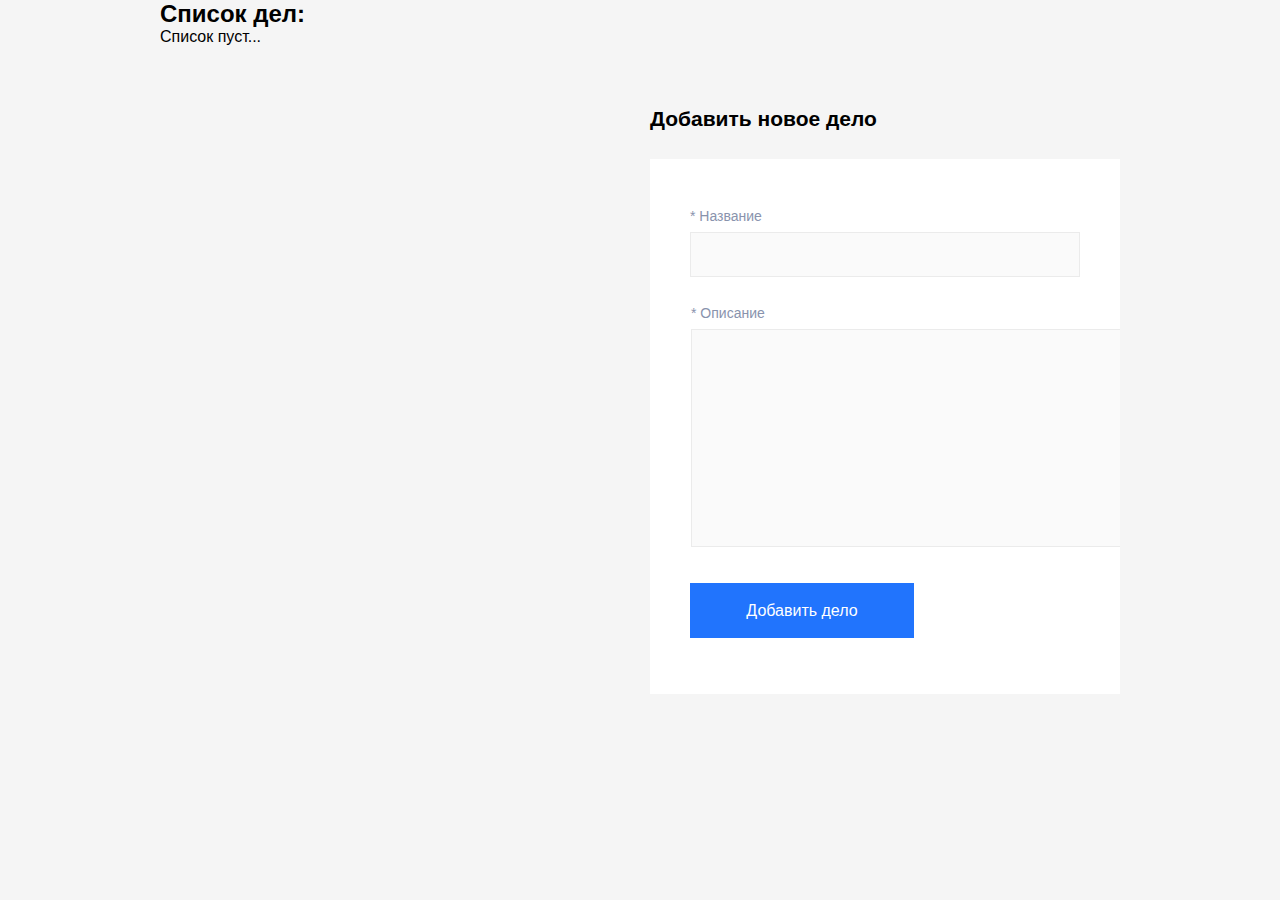
<file: Список дел/index.html>
<!DOCTYPE html>
<html lang="ru">

<head>
    <meta charset="UTF-8">
    <link rel="stylesheet" href="style.css">
    <title>Домашняя работа №4 (урок 4)</title>
    <script src="jquery-3.4.1.min.js"></script>
    <script src="script.js"></script>
</head>



<body>
    <div class="container">
        <section class="list_deal">
            <h2 class="deal_heading">Список дел:</h2>
            <div class="list_none">Список пуст...</div>
            <ul class="deals_list">

            </ul>


        </section>

        <section class="add_deal_section">
            <h2 class="add_deal_heading">Добавить новое дело</h2>
            <form class="form_deal" method="POST">
                <div class="name">
                    <label>* Название</label>
                    <input type="text" required="required" name="fullname">
                </div>
                <div class="description">
                    <label>* Описание</label>
                    <textarea required="required" cols="47" rows="12"></textarea>
                </div>
                <button class="add_deal_button">Добавить дело</button>

            </form>

        </section>
    </div>

</body>

</html>
</file>
<file: Мой вариант лендинга/style.css>
@font-face {
    font-family: 'Montserrat Regular';
    src: url('fonts/Montserrat-Regular.woff') format('woff');
    font-weight: normal;
    font-style: normal;
}

@font-face {
    font-family: 'Montserrat Medium';
    src: url('fonts/Montserrat-Medium.woff') format('woff');
    font-weight: normal;
    font-style: normal;
}

@font-face {
    font-family: 'Montserrat Bold';
    src: url('fonts/Montserrat-Bold.woff') format('woff');
    font-weight: normal;
    font-style: normal;
}

* {
    margin: 0;
    padding: 0;
    box-sizing: border-box;
    font-family: 'Montserrat Regular';
    font-size: 16px;
    outline: none;
}

a {
    text-decoration: none;
}

body {
    min-height: 6000px;
}

ul li {
    list-style-type: none;
}

.clearfix::after {
    content: "";
    display: block;
    clear: both;
}

.container {
    width: 1110px;
    margin: 0 auto;
    overflow: hidden;
}

.header {
    padding-top: 30px;
    position: absolute;
    left: 0;
    top: 0;
    width: 100%;
    z-index: 10;
}

.header-left {
    float: left;
}

.header-right {
    float: right;
}

.header-right button {
    border: none;
    width: 120px;
    height: 40px;
    font-weight: 500;
    line-height: 40px;
    border-radius: 5px;
    text-align: center;
    border: 1px solid #ffffff;
    background-color: transparent;
    display: block;
    cursor: pointer;
}

.header-right button a {
    color: #fff;
}

.header-right button:hover {
    background-color: #ff4b64;
    transition: background-color 0.15s;
    border: 1px solid #ff4b64;
}

.header-logo {
    display: inline-block;
    color: #fff;
    font-size: 24px;
    font-weight: 600;
    padding-right: 28px;
}

.nav-menu {
    display: inline-block;
    color: #fff;
}

.nav-menu ul li {
    display: inline-block;
    padding-right: 24px;
}

.nav-menu ul li a {
    color: #fff;
}


/* Первая секция */

.first-section {
    min-height: 650px;
    padding-top: 275px;
    padding-bottom: 244px;
    position: relative;
    background-image: url("img/Calque_4_copie.png");
    background-position: center;
    background-repeat: no-repeat;
    background-size: cover;
    text-align: center;
}

.first-section-heading {
    font-size: 72px;
    color: #fff;
    font-weight: 500;
}

.first-section-paragraph {
    margin-top: 35px;
    font-size: 30px;
    color: #fff;
    font-weight: 400;
}

.main-form {
    font-size: 0;
    margin-top: 218px;
}

.main-form input {
    width: 335px;
    height: 55px;
    border: 1px solid #e6e6e6;
    padding-left: 32px;
}

.main-form input:nth-child(3) {
    width: 186px;
}

.main-form .search {
    border: none;
    color: #fff;
    width: 120px;
    height: 55px;
    background-color: #ff4b64;
    line-height: 55px;
    text-align: center;
    cursor: pointer;
}

.main-form .search:hover {
    background-color: #000;
    transition: background-color 0.15s;
}

.flights {
    padding-top: 100px;
    padding-top: 55px;
}

.flights-heading {
    float: left;
    color: #484848;
    font-weight: 400;
    font-size: 30px;
}

.flights-nav {
    float: right;
}

.flights-nav ul li {
    display: inline-block;
    margin-left: 25px;
}

.flights-nav ul li a:hover {
    color: #ff4b64;
}

.flights-nav ul li a {
    color: #484848;
}

.table-block {
    width: 100%;
}

.table-block table {
    width: 100%;
}

table thead td {
    padding-top: 55px;
    border-bottom: 1px solid #e6e6e6;
    padding-bottom: 30px;
}

table tbody td {
    height: 145px;
}

table td:nth-child(1) {
    width: 300px;
}

table td:nth-child(2) {
    width: 165px;
}

table td:nth-child(3) {
    width: 170px;
}

table td:nth-child(4) {
    width: 120px;
}

table td:nth-child(5) {
    width: 240px;
}

.table-button {
    border: none;
    width: 120px;
    height: 40px;
    color: #ff4b64;
    font-weight: 500;
    line-height: 40px;
    border-radius: 5px;
    text-align: center;
    border: 1px solid #ff4b64;
    background-color: transparent;
    display: block;
    cursor: pointer;
}

.table-button:hover {
    background-color: #ff4b64;
    color: #fff;
    transition: background-color 0.15s, color 0.15s;
}

.table-text-airline {
    display: inline-block;
    padding-left: 28px;
    vertical-align: middle;
}

.table-text {
    vertical-align: middle;
}

.table-img {
    display: inline;
}

.airline-name {
    display: block;
    padding-bottom: 10px;
}

.airline-number {
    color: #9a9a9a;
}

.see-all-items-heading {
    float: right;
    font-weight: 400;
    margin-bottom: 78px;
}

.see-all-items-heading a {
    color: #484848;
}

.see-all-items-heading a:hover {
    color: #ff4b64;
}


/* .hotels-block {} */

.hotels-block {
    width: 100%;
    font-size: 0;
    margin-top: 53px;
}

.small-hotel-block {
    border: 1px solid #e6e6e6;
    display: inline-block;
    width: 31.5%;
    margin-right: 2.75%;
    margin-bottom: 27px;
}

.small-hotel-block:nth-child(3n) {
    margin-right: 0;
}

.hotel-text {
    padding: 24px 15px 25px 15px;
}

.hotel-heading {
    color: #484848;
    margin-bottom: 13px;
}

.distance {
    color: #9a9a9a;
    float: left;
}

.wi-fi {
    color: #9a9a9a;
    float: right;
}

.hotel-props {
    width: 100%;
    overflow: hidden;
    margin-bottom: 13px;
}

.hotel-button {
    border: none;
    width: 120px;
    height: 40px;
    color: #ff4b64;
    font-weight: 500;
    line-height: 40px;
    border-radius: 5px;
    text-align: center;
    border: 1px solid #ff4b64;
    background-color: transparent;
    display: block;
    cursor: pointer;
}

.hotel-button:hover {
    background-color: #ff4b64;
    color: #fff;
    transition: background-color 0.15s, color 0.15s;
}

.attractions-block {
    margin-top: 58px;
}

.top-images {
    overflow: hidden;
}

.first-image-left {
    width: 350px;
    height: 525px;
    background-image: url("img/Calque_8.png");
    background-repeat: no-repeat;
    background-size: cover;
    text-align: center;
    color: #fff;
    padding-top: 254px;
    font-size: 16px;
    letter-spacing: 1.6px;
    float: left;
}

.attraction-heading {
    font-weight: 500;
}

.right-images {
    float: right;
}

.attraction-image-right-first {
    width: 730px;
    height: 247px;
    background-image: url("img/Calque_9.png");
    background-repeat: no-repeat;
    background-size: cover;
    text-align: center;
    color: #fff;
}

.attraction-heading-right {
    padding-top: 112px;
    font-weight: 500;
}

.attraction-image-rights-second {
    margin-top: 31px;
    width: 730px;
    height: 247px;
    background-image: url("img/Calque_10.png");
    background-repeat: no-repeat;
    background-size: cover;
    text-align: center;
    color: #fff;
}

.inline-images {
    margin-top: 31px;
    margin-bottom: 40px;
}

.first-inline {
    display: inline-block;
    width: 350px;
    height: 260px;
    background-image: url("img/Calque_11.png");
    background-repeat: no-repeat;
    background-size: cover;
    text-align: center;
    color: #fff;
    margin-right: 25px;
}

.inline-headings {
    padding-top: 118px;
    font-weight: 500;
}

.second-inline {
    display: inline-block;
    width: 350px;
    height: 260px;
    background-image: url("img/Calque_12.png");
    background-repeat: no-repeat;
    background-size: cover;
    text-align: center;
    color: #fff;
    margin-right: 25px;
}

.third-inline {
    display: inline-block;
    width: 350px;
    height: 260px;
    background-image: url("img/Calque_13.png");
    background-repeat: no-repeat;
    background-size: cover;
    text-align: center;
    color: #fff;
}

.trip-article {
    overflow: hidden;
}

.article-image {
    float: left;
}

.article-text {
    float: right;
    width: 760px;
    height: 233px;
    border: 1px solid #e6e6e6;
}

.article-text h3 {
    margin: 23px 0px 19px 30px;
    color: #484848;
}

.article-text p {
    color: #484848;
    margin-left: 30px;
    line-height: 26px;
}

.trip-article {
    margin-bottom: 30px;
}

.trips-block {
    margin-top: 64px;
}

.footer-column {
    display: inline-block;
    vertical-align: top;
    margin-right: 159px;
}

.footer-column:last-child {
    margin-right: 0;
}

.footer-title {
    font-size: 30px;
    font-weight: 400;
    margin-bottom: 51px;
}

.footer-nav ul li {
    padding-bottom: 25.92px;
}

.footer-nav ul li a {
    color: #484848;
}

.footer-nav ul li a:hover {
    color: #ff4b64;
}

.footer-column p {
    margin-bottom: 25px;
}

.footer-link {
    color: #ff4b64;
}
</file>
<file: Новостное агенство/styles.css>
html,
body {
    margin: 0;
    padding: 0;
    min-width: 1000px;
    font-family: "Arial";
}

h1 {
    float: left;
    font-size: 16px;
    font-weight: normal;
    margin: 0;
}

h1 a {
    border-bottom: 1px solid white;
}

h2 {
    font-size: 30px;
    margin: 0px;
    margin-top: 16px;
}

a {
    text-decoration: none;
}

b {
    font-size: 14px;
}

main .fixed-container {
    overflow: hidden;
    padding-bottom: 55px;
}

.menu {
    padding-left: 0;
    vertical-align: middle;
    padding-bottom: 20px;
    margin-top: 35px;
}

.menu ul {
    list-style-type: none;
    font-size: 16px;
    margin-top: 0;
    margin-bottom: 0;
    padding-left: 0;
    padding-bottom: 10px;
}

.menu ul li {
    display: inline-block;
}

.menu ul li a {
    display: inline-block;
    text-decoration: none;
    color: black;
    padding: 0;
    margin-right: 35px;
    position: relative;
}

.menu ul li a::after {
    content: '/';
    color: #bfbfbf;
    position: absolute;
    right: -19px;
}

.menu ul li:last-child a:after {
    display: none;
}

ul li {
    list-style-type: none;
}

aside {
    width: 250px;
    float: right;
}

aside img {
    margin-bottom: 16px;
}

select {
    position: absolute;
    top: 54px;
    left: 180px;
    color: rgb(68, 140, 203);
    border: none;
    border-bottom: dashed;
    font-size: 16px;
    -webkit-appearance: none;
}

main {
    background-color: #f9f9f9;
}

header .fixed-container {
    padding-top: 40px;
}

hr {
    color: grey;
}

.header_date {
    display: inline-block;
}

.central-container {
    background-color: #f9f9f9;
    background-image: url('img/central-bg-top.png');
    background-repeat: repeat-x;
}

.central-container .fixed-container {
    padding-top: 20px;
    overflow-y: hidden;
}

.slash {
    color: rgba(145, 145, 159, 0.302);
}

.black-bar {
    background-color: rgb(0, 18, 47);
    color: white;
    padding: 20px 0 36px 0;
    font-size: 16px;
}

.black-bar a {
    color: white;
}

.datetime {
    float: right;
}

.fixed-container {
    max-width: 1000px;
    min-width: 320px;
    /* padding: 0 20px; */
    margin: 0 auto;
}

.container {
    max-width: 1000px;
    min-width: 320px;
    /* padding: 0 20px; */
    margin: 0 auto;
    overflow: auto;
}

.left {
    float: left;
}

.logo {
    display: inline-block;
    vertical-align: middle;
}

.city-link {
    display: inline-block;
    background-image: url("img/strelka.png");
    background-position: right center;
    background-repeat: no-repeat;
    text-decoration: none;
    padding-left: 54px;
    padding-right: 17px;
    vertical-align: middle;
}

.city-link span {
    border-bottom: 1px dashed #448ccb;
    color: #448ccb;
}

.date {
    display: inline-block;
    padding-left: 20px;
    padding-right: 32px;
    font-size: 16px;
    color: rgb(145, 145, 159);
    z-index: 261;
    vertical-align: middle;
}

.time {
    font-size: 16px;
    color: rgb(145, 145, 159);
    padding-left: 25px;
    vertical-align: middle;
    background-image: url("img/clock.png");
    background-repeat: no-repeat;
}

.right {
    float: right;
    width: 460px;
}

.temp {
    font-size: 16px;
    color: rgb(145, 145, 159);
    padding-left: 41px;
    padding-right: 45px;
    background-image: url("img/cloudy.png");
    background-repeat: no-repeat;
    background-position: left center;
    vertical-align: middle;
    margin-left: 8px;
    display: inline-block;
    line-height: 20px;
}

.search {
    width: 290px;
    height: 40px;
    display: inline-block;
    position: relative;
    vertical-align: middle;
}

.searchplace {
    background-color: rgb(235, 235, 235);
    width: 100%;
    height: 100%;
    border-radius: 25px;
    background-color: #f6f6f6;
    border: none;
    padding-left: 20px;
}

.search-button {
    position: absolute;
    top: 50%;
    left: 280px;
    transform: translateY(-50%);
    width: 23px;
    height: 23px;
    background-image: url("img/search-button.png");
    background-repeat: no-repeat;
    background-position: center;
    background-color: transparent;
    border: none;
    cursor: pointer;
    background-size: 70%;
}

.column-left {
    background-color: #FFFFFF;
    width: 250px;
    float: left;
}

.left_h2 {
    font-size: 20px;
    padding: 26px 0 18px 18px;
    margin: 0 0 34px;
    border-bottom: 1px solid #e5e5e5;
}

.left_article h3 {
    font-weight: normal;
    padding-left: 18px;
    margin-top: 22px;
    margin-bottom: 9px;
    font-size: 14px;
    line-height: 1.429;
    text-align: left;
    word-spacing: 3px;
}

.news-item-props::after {
    content: "";
    display: block;
    clear: both;
}

.news-item-props {
    padding-right: 38px;
    margin-left: 17px;
}

.news-item-props .category {
    float: left;
    color: #91919f;
    text-decoration: none;
    padding-top: 5px;
    font-size: 12px;
}

.news-item-props .news_item_props_right {
    float: right;
}

.news-time {
    background-image: url('img/icon-time.png');
    background-repeat: no-repeat;
    margin-right: 15px;
    padding-left: 15px;
    font-size: 12px;
}

.news-comments-count {
    background-image: url('img/icon-comments.png');
    background-repeat: no-repeat;
    font-size: 12px;
    padding-left: 15px;
}

.news_button {
    text-align: center;
    margin-top: 33px;
    border: none;
    font-weight: 500;
    z-index: 171;
    background-color: transparent;
    margin-bottom: 10px;
}

.news-link {
    display: inline-block;
    border: 1px solid rgb(68, 140, 203);
    font-size: 14px;
    color: rgb(68, 140, 203);
    text-decoration: none;
    line-height: 43px;
    width: 175px;
    height: 43px;
    border-radius: 25px;
}

.ruble-rate {
    text-align: center;
}

.dollar {
    display: inline-block;
}

.euro {
    display: inline-block;
}

.dollar-image {
    width: 15px;
    height: 15px;
}

.euro-image {
    width: 15px;
    height: 15px;
}

.column-center {
    width: 463px;
    margin-left: 20px;
    float: left;
    font-size: 12px;
}

.column-center h2 {
    position: absolute !important;
    clip: rect(1px 1px 1px 1px);
    /* IE6, IE7 */
    clip: rect(1px, 1px, 1px, 1px);
    padding: 0 !important;
    border: 0 !important;
    height: 1px !important;
    width: 1px !important;
    overflow: hidden;
}

.big-news {
    height: 323px;
    margin-bottom: 20px;
    color: #ffffff;
    position: relative;
}

.big-news img {
    object-fit: cover;
    width: 100%;
}

.text {
    position: absolute;
    left: 0;
    top: 0;
    bottom: 0;
    right: 0;
    color: #fff;
    padding: 20px;
}

.text .category1 {
    display: inline-block;
    margin-top: 92px;
    color: white;
    text-decoration: none;
}

.big-news h3 {
    font-size: 30px;
    margin-top: 20px;
    margin-bottom: 21px;
}

.props {
    margin-top: 22px;
}

.news-date {
    display: inline-block;
}

.news-time1 {
    display: inline-block;
    margin-left: 14px;
    background-image: url("img/clock-white.png");
    background-repeat: no-repeat;
    background-position: left center;
    padding-left: 12px;
}

.small-news {
    width: 463px;
    margin: 0 auto;
    overflow: auto;
}

.small-block {
    float: left;
    width: 220px;
    margin-right: 20px;
    margin-bottom: 21px;
}

.small-block:nth-child(2n) {
    margin-right: 0;
}

.small-block img {
    width: 100%;
    height: 142px;
    object-fit: cover;
}

.small-news h3 {
    margin-top: 5px;
    margin-bottom: 0;
    padding: 0;
    color: #000000;
    font-size: 14px;
    font-weight: 400;
    line-height: 20px;
    letter-spacing: -0.28px;
    font-weight: bold;
}

.small-block-news {
    margin-top: 10px;
}

.category2 {
    display: inline-block;
    color: grey;
    text-decoration: none;
}

.news-time-center {
    display: inline-block;
    margin-left: 11px;
    background-image: url("img/clock2.png");
    background-repeat: no-repeat;
    padding-left: 14px;
}

.news-comments-count-center {
    display: inline-block;
    margin-left: 16px;
    background-image: url("img/chat2.png");
    background-repeat: no-repeat;
    padding-left: 16px;
}

.special-news-left {
    float: left;
    position: relative;
    color: #ffffff;
}

.special-news-left img {
    object-fit: cover;
    width: 100%;
}

.special-news-left .category3 {
    display: inline-block;
    margin-top: 85px;
    color: white;
    text-decoration: none;
}

.special-news-left h3 {
    font-size: 30px;
    margin-top: 24px;
    margin-bottom: 11px;
}

.special-news-left-props {
    margin-top: 22px;
}

.special-news-left-text {
    font-size: 12px;
    font-weight: normal;
    position: absolute;
    left: 0;
    top: 0;
    bottom: 0;
    right: 0;
    color: #fff;
    padding: 20px;
}

.news-date1 {
    display: inline-block;
}

.news-time2 {
    display: inline-block;
    margin-left: 14px;
    background-image: url("img/clock3.png");
    background-repeat: no-repeat;
    background-position: left center;
    padding-left: 15px;
}

.special-news-left-text p {
    margin-top: 23px;
    font-size: 14px;
    color: rgba(255, 255, 255, 0.702);
    line-height: 1.429;
    z-index: 125;
}

.special-news-right {
    float: right;
    background-color: white;
    width: 412px;
}

.special-news-right-text {
    padding-left: 20px;
    padding-bottom: 26px;
    font-size: 12px;
}

.special-news-right h2 {
    font-size: 20px;
    border-bottom: 1px solid #e5e5e5;
    padding: 27px 0 27px 18px;
    margin: 0 0 25px;
}

.special-news-right h3 {
    font-size: 16px;
    margin-top: 27px;
    margin-bottom: 19px;
    padding-right: 16px;
}

.special-news-right .category4 {
    display: inline-block;
    color: grey;
    text-decoration: none;
}

.news-item-props-main-right {
    display: inline-block;
}

.news-time3 {
    display: inline-block;
    margin-left: 11px;
    background-image: url("img/clock2.png");
    background-repeat: no-repeat;
    padding-left: 14px;
}

.news-comments-count-main {
    display: inline-block;
    margin-left: 16px;
    background-image: url("img/comments.png");
    background-repeat: no-repeat;
    padding-left: 16px;
}

.black-bar-footer {
    background-color: rgb(0, 18, 47);
    color: white;
    padding: 40px 0 17px 0;
    font-size: 16px;
    position: relative;
}

.black-bar-footer li a {
    color: white;
}

.black-bar-footer a {
    color: white;
}

.footer_links {
    width: 260px;
    float: left;
    padding-top: 17px;
}

.footer-1 {
    padding-left: 0;
    margin: 0;
    columns: 2;
}

.footer-1 li {
    padding-bottom: 14px;
}

.footer-1 li:nth-child(5) {
    padding-bottom: 0;
}

.footer-2 {
    margin: 0;
    padding-left: 0;
    padding-top: 16px;
    padding: 16px 0 0 2px;
}

.footer-1 li {
    padding-bottom: 14px;
}

.footer-2 li {
    padding-bottom: 14px;
}

.logo-footer {
    display: inline-block;
    padding-top: 21px;
    padding-left: 175px;
}

.footer-icons {
    padding-top: 3px;
    padding-left: 40px;
    float: right;
}

.vk-icon {
    display: block;
    width: 40px;
    height: 51px;
    background: url("img/vk-icon.png");
    background-repeat: no-repeat;
    background-size: 100%;
}

.facebook-icon {
    display: block;
    width: 40px;
    height: 51px;
    background: url("img/facebook-icon.png");
    background-repeat: no-repeat;
    background-size: 100%;
}

.twitter-icon {
    display: block;
    width: 40px;
    height: 51px;
    background: url("img/twitter-icon.png");
    background-repeat: no-repeat;
    background-size: 100%;
}

.instagram-icon {
    display: block;
    width: 40px;
    height: 51px;
    background: url("img/instagram-icon.png");
    background-repeat: no-repeat;
    background-size: 100%;
}

.social-icons {
    padding-left: 10px;
}

.social-icons li {
    display: inline-block;
    padding-right: 16px;
}

.social-icons li:last-child {
    padding-right: 0;
}

.footer_links_right {
    padding-left: 9px;
}

.footer_links_right li {
    line-height: 44px;
}

.phone-text {
    background-image: url("img/phone.png");
    background-repeat: no-repeat;
    font-size: 17px;
    padding-left: 34px;
}

.envelope-text {
    background-image: url("img/envelope.png");
    background-repeat: no-repeat;
    background-position: center left;
    padding-left: 35px;
    font-size: 17px;
}

.copyright {
    border-top: 1px solid white;
    margin-top: 45px;
    text-align: center;
    padding-top: 14px;
}

hr {
    margin-bottom: 13px;
}

.foot {
    color: rgba(145, 145, 159, 0.8);
    font-size: 14px;
    padding-left: 18px;
}
</file>
<file: Откатные ворота/style.css>
@font-face {
    font-family: 'AAvanteBs Regular';
    src: url('fonts/a-avantebs.woff') format('woff');
    font-weight: normal;
    font-style: normal;
}

@font-face {
    font-family: 'AAvanteBS Bold';
    src: url('fonts/a-avantebs-extrabold.woff') format('woff');
    font-weight: normal;
    font-style: normal;
}

* {
    margin: 0;
    padding: 0;
    box-sizing: border-box;
    font-family: 'AAvanteBs Regular'
}

.container {
    width: 1000px;
    margin: 0 auto;
    overflow: hidden;
}

body {
    min-height: 6700px;
}

a {
    text-decoration: none;
}

header {
    background-image: url("img/otkatnye-bg.png");
    background-repeat: no-repeat;
    background-position: center;
    background-size: cover;
    min-height: 650px;
}

header .fixed-container {
    background-image: url("img/otkatnye-image.png");
    background-repeat: no-repeat;
    background-size: cover;
    min-height: 550px;
}

.clearfix::after {
    content: "";
    display: block;
    clear: both;
}

.white-bar {
    overflow: hidden;
    background-color: #f6f6f6;
    height: 78px;
    padding-top: 20px;
}

.fixed-container {
    width: 1000px;
    margin: 0 auto;
    padding: 0 20px 0 20px;
}

.fixed-container-nav {
    width: 1000px;
    margin: 0 auto;
    padding: 0 20px 0 20px;
}

.paragraph-left {
    float: left;
    font-weight: bold;
}

.white-bar-phone-link {
    padding-left: 46px;
    display: inline-block;
    font-size: 25px;
}

.white-bar-phone-link a {
    color: black;
    font-weight: bold;
}

.design-button-phone {
    background-color: #0063a9;
    text-align: center;
    border: none;
    width: 286px;
    height: 40px;
    line-height: 40px;
    margin-left: 46px;
    margin-top: 43px;
    word-spacing: 0.51px;
    background-image: -moz-linear-gradient( 90deg, rgb(0, 65, 141) 0%, rgb(0, 117, 184) 100%);
    background-image: -webkit-linear-gradient( 90deg, rgb(0, 65, 141) 0%, rgb(0, 117, 184) 100%);
    background-image: -ms-linear-gradient( 90deg, rgb(0, 65, 141) 0%, rgb(0, 117, 184) 100%);
    cursor: pointer;
}

.paragraph-right {
    float: right;
    padding-right: 10px;
}

.phone-link-blue {
    color: rgb(0, 66, 142);
}

.nav-menu {
    display: inline-block;
    padding-top: 10px;
    padding-left: 28px;
    opacity: 1;
}

.nav-menu ul li {
    display: inline-block;
}

.nav-menu ul li:first-child {
    padding-right: 53px;
}

.nav-menu ul li:nth-child(2) {
    padding-right: 47px;
}

.nav-menu ul li:nth-child(3) {
    padding-right: 39px;
}

.nav-menu ul li:nth-child(4) {
    padding-right: 34px;
}

.nav-menu ul li:last-child {
    padding-right: 0;
}

.nav-menu ul li a {
    color: white;
}

.nav-bar {
    background-color: #2e2e2e;
    opacity: 0.7;
    height: 40px;
    z-index: 100;
}

.header-button {
    background-color: #0063a9;
    float: right;
    text-align: center;
    border: none;
    width: 286px;
    height: 40px;
    line-height: 40px;
    margin-right: 38px;
    padding-right: 17px;
    word-spacing: 0.51px;
    background-image: -moz-linear-gradient( 90deg, rgb(0, 65, 141) 0%, rgb(0, 117, 184) 100%);
    background-image: -webkit-linear-gradient( 90deg, rgb(0, 65, 141) 0%, rgb(0, 117, 184) 100%);
    background-image: -ms-linear-gradient( 90deg, rgb(0, 65, 141) 0%, rgb(0, 117, 184) 100%);
    cursor: pointer;
}

.header-button-link {
    display: inline-block;
    color: white;
    font-size: 20px;
}

.logo {
    display: inline-block;
    width: 534px;
    height: 180px;
    background-image: url("img/Фигура_7_копия.png");
    background-repeat: no-repeat;
    background-size: cover;
    margin-top: 153px;
}

.logo-heading {
    text-shadow: 2px 2px 3px rgba(0, 0, 2, 0.75);
    color: #ffffff;
    font-size: 47px;
    font-weight: 500;
    padding: 20px 97px 0 57px;
    line-height: 48px;
}

.logo-paragraph {
    color: #000000;
    font-size: 28px;
    font-weight: bold;
    margin-top: 10px;
    margin-left: 57px;
}

.form-block {
    text-align: center;
    margin-top: 60px;
    margin-left: 63px;
    vertical-align: top;
    display: inline-block;
    width: 318px;
    height: 361px;
    background-color: rgba(0, 0, 2, 0.5);
    color: #fff;
    font-size: 18px;
    letter-spacing: 0.45px;
    margin-bottom: 40px;
}

.form-paragraph {
    padding: 38px 43px 0 40px;
}

.input-name {
    margin-left: 16px;
    margin-top: 19px;
    display: block;
    padding: 14px 0 13px 29px;
    width: 286px;
    height: 40px;
    border: 2px solid #b6b6b6;
    background-color: #ffffff;
    font-size: 16px;
}

.input-tel {
    margin-top: 20px;
    margin-bottom: 12px;
    width: 287px;
    height: 40px;
    border: 2px solid #b6b6b6;
    background-color: #ffffff;
    padding: 14px 0 13px 29px;
    font-size: 16px;
}

.form-button {
    margin-right: 16px;
    background-color: #0063a9;
    float: right;
    text-align: center;
    border: none;
    width: 286px;
    height: 40px;
    line-height: 40px;
    background-image: -moz-linear-gradient( 90deg, rgb(0, 65, 141) 0%, rgb(0, 117, 184) 100%);
    background-image: -webkit-linear-gradient( 90deg, rgb(0, 65, 141) 0%, rgb(0, 117, 184) 100%);
    background-image: -ms-linear-gradient( 90deg, rgb(0, 65, 141) 0%, rgb(0, 117, 184) 100%);
}

.form-button-link {
    display: inline-block;
    color: white;
    font-size: 20px;
}

.black-bar {
    background-color: #2e2e2e;
    height: 60px;
    text-align: center;
    color: #fff;
    opacity: 0.7;
    vertical-align: middle;
}

.list {
    padding-top: 105px;
    padding-bottom: 105px;
    background-color: #e8e8e8;
    min-height: 265px;
}

.list-heading {
    font-size: 24px;
    font-weight: 200;
    letter-spacing: 0.48px;
    line-height: 60px;
}

.list-blocks {
    margin-left: 97px;
}

.list-block:nth-child(1) {
    margin-right: 29px;
}

.list-block:nth-child(3) {
    margin-right: 5px;
}

.list-block:nth-child(4) {
    margin-right: 32px;
}

.list-img {
    text-align: center;
}

.list-image {
    text-align: center;
    margin-top: 103px;
    margin-left: 10px;
}

.list-block {
    text-align: center;
    display: inline-block;
    margin-right: 18px;
    vertical-align: top;
}

.list-text {
    vertical-align: top;
}

.design-project-image {
    background-image: url("img/custom_driveway_gates_8_копия.png");
    background-repeat: no-repeat;
    object-fit: cover;
    min-height: 385px;
    padding-top: 40px;
    margin-bottom: 50px;
}

.design-project-text {
    text-shadow: 1px 2px 2px rgba(0, 0, 2, 0.75);
    text-transform: uppercase;
    color: #00428e;
    letter-spacing: 0.75px;
}

.gate-image {
    background-image: url("img/custom_driveway_gates_8.png");
    background-repeat: no-repeat;
    width: 514px;
    height: 377px;
    float: left;
}

.design-button {
    margin-top: 288px;
    margin-left: 127px;
    background-color: #0063a9;
    text-align: center;
    border: none;
    width: 286px;
    height: 40px;
    line-height: 40px;
    padding-right: 17px;
    word-spacing: 0.51px;
    background-image: -moz-linear-gradient( 90deg, rgb(0, 65, 141) 0%, rgb(0, 117, 184) 100%);
    background-image: -webkit-linear-gradient( 90deg, rgb(0, 65, 141) 0%, rgb(0, 117, 184) 100%);
    background-image: -ms-linear-gradient( 90deg, rgb(0, 65, 141) 0%, rgb(0, 117, 184) 100%);
    cursor: pointer;
}

.design-button-link {
    display: inline-block;
    color: white;
    font-size: 20px;
}

.design-pars {
    float: right;
    width: 458px;
    color: #fff;
}

.pars-image {
    background-image: url("img/Фигура_7_копия_2.png");
    background-repeat: no-repeat;
    background-size: cover;
    padding-top: 25px;
    height: 287px;
}

.pars-image p {
    font-size: 18px;
    line-height: 1.2;
    margin-bottom: 15px;
}

.first-design-par {
    padding-left: 85px;
    text-align: left;
}

.second-design-par {
    text-align: center;
}

.third-design-par {
    padding-left: 85px;
    text-align: left;
}

.black-bar-none {
    background-color: #2e2e2e;
    height: 21px;
    opacity: 0.7;
}

.types {
    font-size: 18.5px;
    background-color: #0063a9;
    text-align: center;
    border: none;
    height: 60px;
    line-height: 60px;
    color: #fff;
    word-spacing: 0.51px;
    background-image: -moz-linear-gradient( 90deg, rgb(0, 65, 141) 0%, rgb(0, 117, 184) 100%);
    background-image: -webkit-linear-gradient( 90deg, rgb(0, 65, 141) 0%, rgb(0, 117, 184) 100%);
    background-image: -ms-linear-gradient( 90deg, rgb(0, 65, 141) 0%, rgb(0, 117, 184) 100%);
    margin-bottom: 40px;
}

.type-heading {
    text-align: center;
    text-transform: uppercase;
    margin-bottom: 30px;
}

.types-par {
    text-align: justify;
    margin-bottom: 40px;
}

.types-block {
    display: flex;
    justify-content: space-between;
    flex-wrap: wrap;
}

.types-image {
    font-size: 18.5px;
    background-color: #0063a9;
    text-align: center;
    border: none;
    height: 40px;
    line-height: 40px;
    color: #fff;
    word-spacing: 0.51px;
    background-image: -moz-linear-gradient( 90deg, rgb(0, 65, 141) 0%, rgb(0, 117, 184) 100%);
    background-image: -webkit-linear-gradient( 90deg, rgb(0, 65, 141) 0%, rgb(0, 117, 184) 100%);
    background-image: -ms-linear-gradient( 90deg, rgb(0, 65, 141) 0%, rgb(0, 117, 184) 100%);
    cursor: pointer;
}

.types-block-small {
    display: flex;
    flex-direction: column;
    align-content: space-around;
    width: 30.5%;
    margin-right: 2.75%;
    margin-bottom: 40px;
}


/* стили для jQuerry */

.click-text {
    width: 305px;
    height: 30px;
    background-color: white;
    text-align: center;
    position: absolute;
    opacity: 0.5;
}

.types-block-small:nth-child(3n) {
    margin-right: 0;
}

.calculator .black-bar {
    margin-top: 96px;
    height: 92px;
    line-height: 92px;
    font-size: 32px;
    color: #fff;
}

.calculator-image {
    background-image: url("img/Слой\ 4.png");
    background-repeat: no-repeat;
    background-size: cover;
    width: 1000px;
    height: 573px;
}

.choose-config-block {
    float: right;
    width: 440px;
    margin-top: 90px;
}

.big-block {
    border-style: solid;
    border-width: 2px;
    border-color: rgb(182, 182, 182);
    height: 425px;
    margin-bottom: 23px;
}

.choose-config-title {
    font-size: 24px;
    background-color: #0063a9;
    text-align: center;
    border: none;
    text-transform: uppercase;
    height: 40px;
    line-height: 40px;
    color: #fff;
    word-spacing: 0.51px;
    background-image: -moz-linear-gradient( 90deg, rgb(0, 65, 141) 0%, rgb(0, 117, 184) 100%);
    background-image: -webkit-linear-gradient( 90deg, rgb(0, 65, 141) 0%, rgb(0, 117, 184) 100%);
    background-image: -ms-linear-gradient( 90deg, rgb(0, 65, 141) 0%, rgb(0, 117, 184) 100%);
    z-index: 181;
}

.choose-list {
    list-style-image: url("img/Фигура\ 35.png");
    margin-left: 30px;
}

.calc-par {
    padding-left: 80px;
}

.choose-list li {
    font-size: 18px;
    margin-left: 45px;
    padding-left: 5px;
    padding-bottom: 9px;
}

.choose-config-form {
    margin-top: 20px;
    position: relative;
    text-align: center;
}

.choose-config-input {
    border-style: solid;
    border-width: 3px;
    border-color: rgba(0, 66, 142);
    border-radius: 10px;
    background-color: rgba(255, 255, 255, 1);
    width: 354px;
    height: 54px;
    font-size: 30px;
    color: rgb(0, 0, 0);
    line-height: 1.2;
    padding-left: 90px;
}

.choose-config-list {
    padding-top: 44px;
    background-color: rgb(255, 255, 255);
    opacity: 0.702;
    box-shadow: 0px 4px 9px 1px rgba(0, 1, 3, 0.5);
    height: 380px;
}

.choose-config-ruble {
    font-size: 24px;
    color: rgb(0, 66, 142);
    line-height: 1.2;
    position: absolute;
    top: 10px;
    right: 110px;
}

.choose-config-text {
    font-size: 24px;
    font-weight: bold;
    color: rgb(0, 0, 0);
    line-height: 1.2;
    text-align: center;
}

.blue-bar {
    background-image: -moz-linear-gradient( 90deg, rgb(0, 65, 141) 0%, rgb(0, 117, 184) 100%);
    background-image: -webkit-linear-gradient( 90deg, rgb(0, 65, 141) 0%, rgb(0, 117, 184) 100%);
    background-image: -ms-linear-gradient( 90deg, rgb(0, 65, 141) 0%, rgb(0, 117, 184) 100%);
    width: 100%;
    height: 46px;
    margin-top: 31px;
}

.blue-menu {
    color: #fff;
    height: 46px;
    line-height: 46px;
}

.blue-menu-block {
    width: 196px;
    height: 46px;
    display: inline-block;
    text-align: center;
    border: none;
    border: 3px solid rgba(0, 65, 141, 0);
}

.blue-menu-block:hover {
    width: 196px;
    height: 46px;
    background-color: #c5c5c5;
    border: 3px solid rgb(0, 66, 142);
    border-radius: 5px;
    color: #000;
    cursor: pointer;
}

.left-block {
    display: inline-block;
    margin-left: 95px;
}

.right-block {
    display: inline-block;
    margin-left: 195px;
}

.grey-bar {
    height: 140px;
    background-color: #d2d2d2;
    padding-top: 35px;
    border-bottom: 3px;
    border-style: solid;
    border-color: rgb(0, 66, 142);
}

.left-par {
    font-size: 24px;
    text-align: center;
    padding-bottom: 11px;
}

.left-input {
    border-style: solid;
    border-width: 3px;
    border-color: rgb(0, 66, 142);
    border-radius: 10px;
    background-color: rgb(255, 255, 255);
    width: 260px;
    height: 50px;
    font-size: 30px;
    color: black;
    line-height: 1.2;
    padding-left: 90px;
}

.right-par {
    font-size: 24px;
    text-align: center;
    padding-bottom: 11px;
}

.right-input {
    border-style: solid;
    border-width: 3px;
    border-color: rgb(0, 66, 142);
    border-radius: 10px;
    background-color: rgb(255, 255, 255);
    opacity: 1;
    width: 260px;
    height: 50px;
    font-size: 30px;
    color: rgb(0, 0, 0);
    line-height: 1.2;
    padding-left: 90px;
}

.phone {
    background-image: url("img/Question-mark-one-of-many3.png");
    background-repeat: no-repeat;
    object-fit: cover;
    background-position: center;
    height: 410px;
}

.phone-icon {
    background-image: url("img/Иконки_звонок.png");
    background-repeat: no-repeat;
    width: 50px;
    height: 50px;
    display: inline-block;
}

.left-phone-block {
    float: left;
    margin-top: 130px;
    width: 515px;
    height: 160px;
    background-image: url("img/Фигура\ 7.png");
    background-repeat: no-repeat;
    font-size: 28px;
    color: #fff;
}

.left-phone-par {
    margin-left: 48px;
    padding-top: 30px;
}

.right-phone-block {
    float: right;
    width: 485px;
    height: 160px;
    margin-top: 130px;
}

.model {
    background-color: #ededed;
}

.model-heading {
    text-transform: uppercase;
    text-align: center;
    margin-top: 105px;
    margin-bottom: 75px;
}

.model-blocks {
    text-align: center;
    margin-bottom: 111px;
}

.model-block {
    display: inline-block;
    width: 110px;
    text-align: center;
    vertical-align: middle;
}

.model-arrow {
    padding-bottom: 27px;
}

.measure-black-bar {
    font-size: 30px;
    background-color: #2e2e2e;
    height: 60px;
    line-height: 60px;
    text-align: center;
    color: #fff;
    opacity: 0.7;
    text-transform: uppercase;
}

.measure-image {
    float: left;
    width: 520px;
    height: 497px;
    background-image: url("img/16.png");
    background-repeat: no-repeat;
    object-fit: cover;
    background-position: center;
}

.measure-list-block {
    width: 460px;
    float: right;
}

.measure-list {
    list-style-image: url("img/Фигура\ 42\ копия.png");
    font-size: 22px;
}

.measure-list li {
    margin-left: 71px;
}

.measure-button {
    width: 100%;
    height: 60px;
    background-image: -moz-linear-gradient( 90deg, rgb(0, 65, 141) 0%, rgb(0, 117, 184) 100%);
    background-image: -webkit-linear-gradient( 90deg, rgb(0, 65, 141) 0%, rgb(0, 117, 184) 100%);
    background-image: -ms-linear-gradient( 90deg, rgb(0, 65, 141) 0%, rgb(0, 117, 184) 100%);
    border: none;
    font-size: 24px;
    color: #fff;
    text-align: center;
    cursor: pointer;
}

.feedback {
    background-image: url("img/Слой\ 1.png")
}

.feedback-heading {
    text-align: center;
    text-transform: uppercase;
    margin-top: 123px;
    margin-bottom: 77px;
    font-size: 30px;
}

.feedback-block {
    width: 313px;
    height: 515px;
    margin-top: 37px;
    display: inline-block;
    vertical-align: top;
    background-color: #fff;
    box-shadow: 0px 7px 19.6px 0.4px rgba(0, 0, 2, 0.5);
}

.feed-par {
    padding: 0 37px 50px 37px;
}

.feedback-block-center {
    width: 313px;
    height: 515px;
    display: inline-block;
    background-color: #fff;
    opacity: 0.8;
    box-shadow: 0px 7px 19.6px 0.4px rgba(0, 0, 2, 0.5);
}

.feedback-headings {
    margin-top: 15px;
    padding-left: 66px;
    margin-bottom: 18px;
    color: #00428e;
}

.feed-head-main {
    font-size: 18px;
}

.feed-head-add {
    font-size: 16px;
}

.geo-blue-bar {
    background-image: -moz-linear-gradient( 90deg, rgb(0, 65, 141) 0%, rgb(0, 117, 184) 100%);
    background-image: -webkit-linear-gradient( 90deg, rgb(0, 65, 141) 0%, rgb(0, 117, 184) 100%);
    background-image: -ms-linear-gradient( 90deg, rgb(0, 65, 141) 0%, rgb(0, 117, 184) 100%);
    height: 60px;
    color: #fff;
    text-transform: uppercase;
    text-align: center;
    font-size: 30px;
    line-height: 60px;
}

.geo-measure-block {
    background-color: #000;
    opacity: 0.7;
}

.input-name-footer {
    padding: 14px 0 13px 29px;
    width: 286px;
    height: 40px;
    border: 2px solid #b6b6b6;
    background-color: #ffffff;
    font-size: 16px;
    display: inline-block;
}

.input-tel-footer {
    width: 287px;
    height: 40px;
    border: 2px solid #b6b6b6;
    background-color: #ffffff;
    padding: 14px 0 13px 29px;
    font-size: 16px;
    display: inline-block;
}

.form-button-footer {
    margin-right: 16px;
    background-color: #0063a9;
    float: right;
    text-align: center;
    border: none;
    width: 286px;
    height: 40px;
    line-height: 40px;
    background-image: -moz-linear-gradient( 90deg, rgb(0, 65, 141) 0%, rgb(0, 117, 184) 100%);
    background-image: -webkit-linear-gradient( 90deg, rgb(0, 65, 141) 0%, rgb(0, 117, 184) 100%);
    background-image: -ms-linear-gradient( 90deg, rgb(0, 65, 141) 0%, rgb(0, 117, 184) 100%);
    cursor: pointer;
}

.form-button-link {
    display: inline-block;
    color: white;
    font-size: 20px;
}

.geo-heading {
    text-align: center;
    color: #fff;
}

.geo-par {
    text-align: center;
    color: #fff;
}
</file>
<file: Список дел/style.css>
* {
    margin: 0;
    padding: 0;
    box-sizing: border-box;
    font-family: Arial, Helvetica, sans-serif;
}

body {
    background-color: #f5f5f5;
}

a {
    text-decoration: none;
    color: white;
}

.container {
    width: 960px;
    margin: 0 auto;
    box-sizing: border-box;
    overflow: hidden;
}

hr {
    background-color: rgb(235, 235, 235);
    opacity: 0.4;
    z-index: 31;
}


/* секция "Список дел:" */

.list-deal {
    width: 470px;
    float: left;
    margin-top: 61px;
}

.list-deal__heading {
    font-size: 21px;
    margin-bottom: 10px;
}

.list-deal__none {
    margin-top: 63px;
    color: #8993AD;
}

.list-deal__list {
    margin-top: 30px;
}


/* блок с добавленным дело */

.deal_item {
    margin-top: 10px;
    position: relative;
    background-color: #fff;
}

.deal_name {
    padding: 16px 22px 0 19px;
    color: #000;
    display: inline-block;
    margin-top: 6px;
    height: 45px;
    border: none;
    font-size: 16px;
}

.deal_delete {
    width: 9px;
    height: 9px;
    background-image: url("img/clear-button.png");
    background-repeat: no-repeat;
    background-position: bottom center;
    background-size: cover;
    display: inline-block;
    cursor: pointer;
    border: none;
}

.arrow {
    width: 9px;
    height: 9px;
    background-image: url("img/стрелка.png");
    float: right;
    margin-right: 24px;
    margin-top: 24px;
    background-repeat: no-repeat;
    background-position: center;
    background-color: transparent;
    cursor: pointer;
    border: none;
}

.turn_arrow {
    transform: rotate(-360deg);
    background-position: center;
}

.deal_description {
    padding-left: 19px;
    font-size: 14px;
    color: #8993AD;
    height: 80px;
}


/*секция "Добавить дело"*/

.add_deal_section {
    width: 470px;
    margin-top: 61px;
    float: right;
}

.add_deal_heading {
    font-size: 21px;
    margin-bottom: 28px;
}

.form_deal {
    width: 470px;
    background-color: white;
    color: #8993AD;
}

.error {
    border: 1px solid red !important;
}

input {
    width: 390px;
    height: 45px;
    margin-top: 7px;
    background-color: #FAFAFA;
    border: 1px solid #EBEBEB;
}

textarea {
    margin-top: 7px;
    font-size: 16px;
    background-color: #FAFAFA;
    border: 1px solid #EBEBEB;
}

.name {
    padding-left: 40px;
    padding-top: 48px;
}

.name label {
    font-size: 14px
}

.description {
    padding-left: 41px;
    padding-top: 27px;
}

.description label {
    font-size: 14px;
}

.add_deal_button {
    background-color: #2174FD;
    color: white;
    border: none;
    width: 224px;
    height: 55px;
    font-size: 16px;
    margin: 32px 0 56px 40px;
    cursor: pointer;
}
</file>
